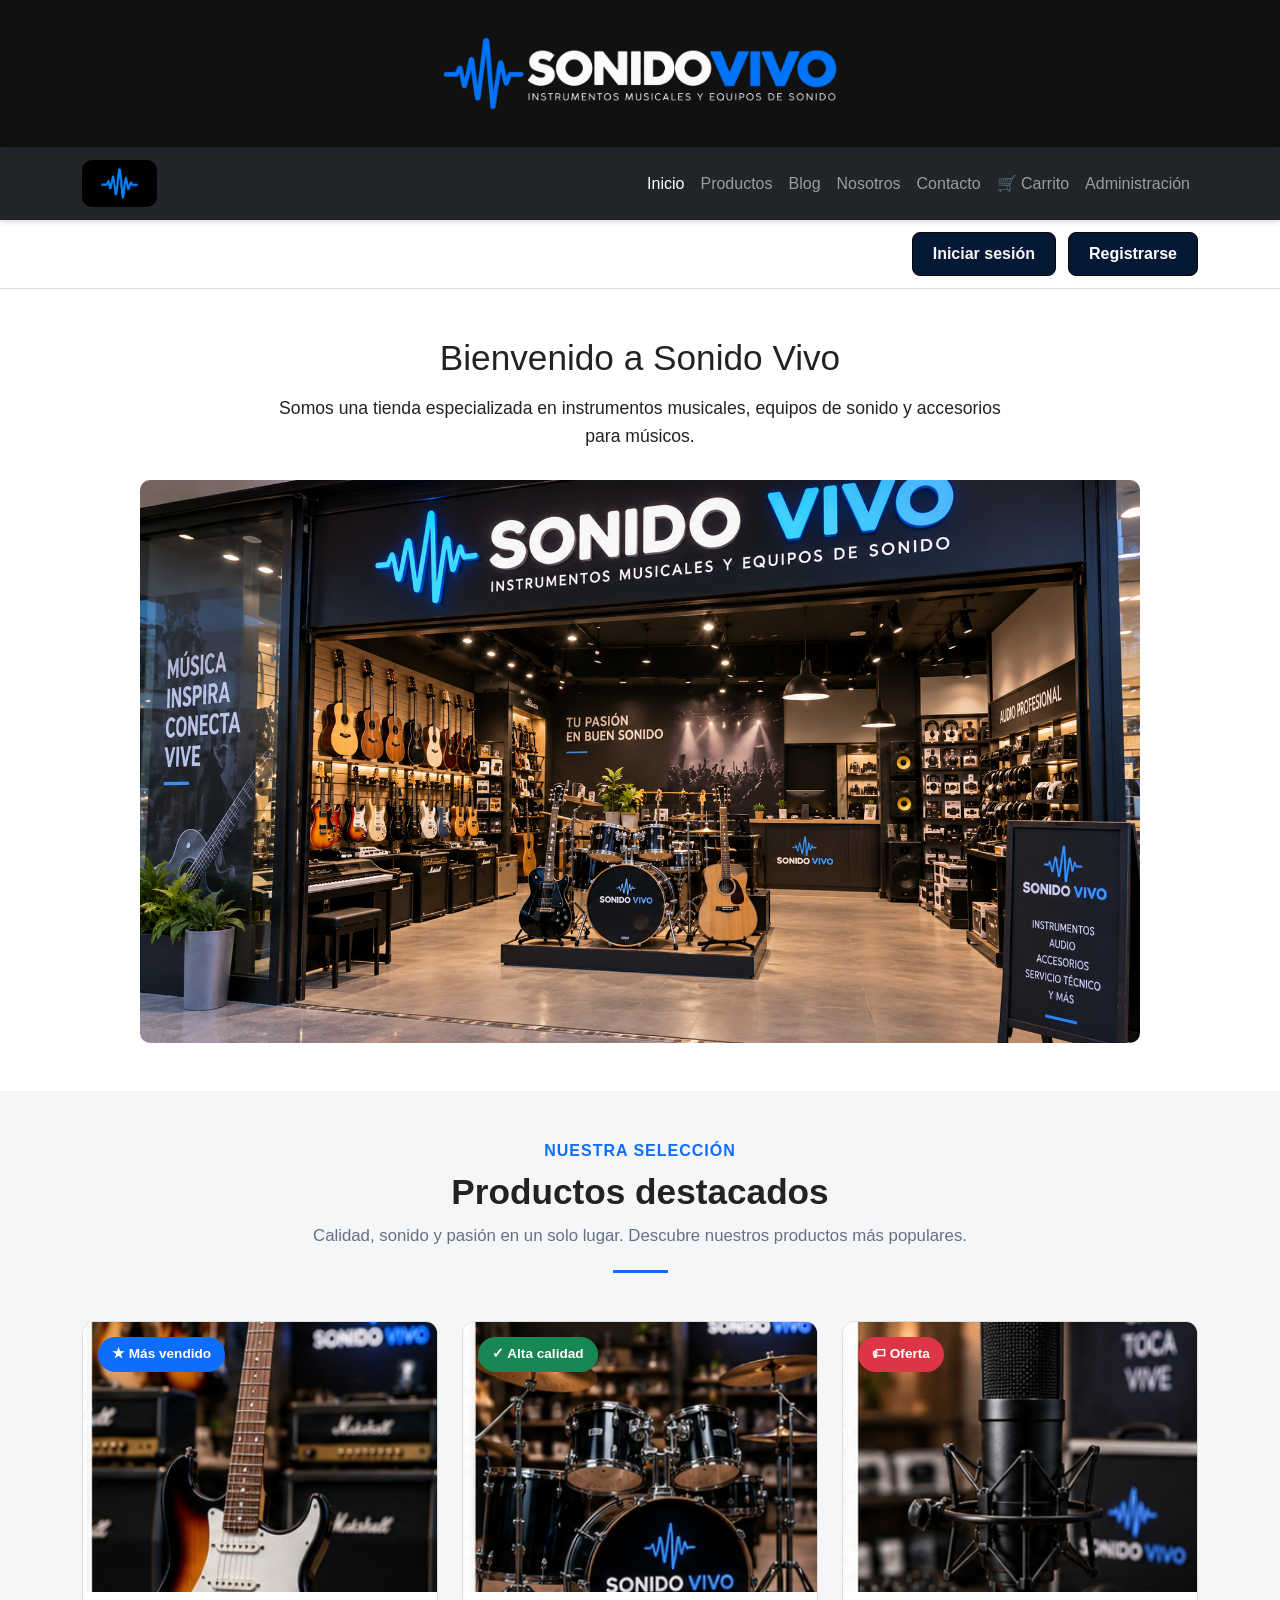
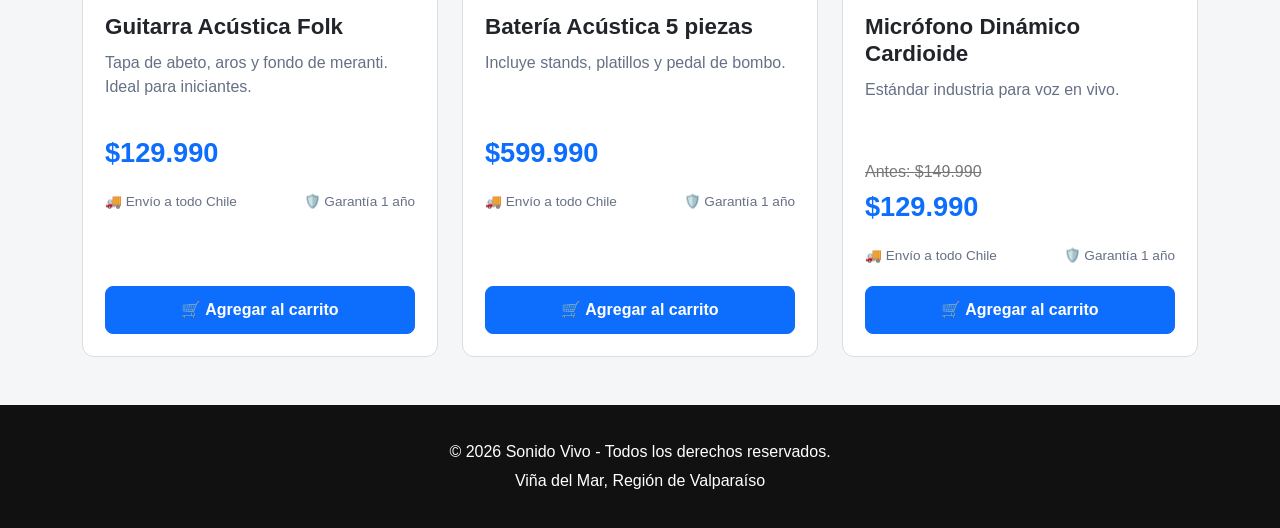
<file: index.html>
<!DOCTYPE html>
<html lang="es">

<head>
    <meta charset="UTF-8">
    <meta name="viewport" content="width=device-width, initial-scale=1.0">

    <title>Sonido Vivo</title>

    <!-- Bootstrap -->
    <link
        href="https://cdn.jsdelivr.net/npm/bootstrap@5.3.8/dist/css/bootstrap.min.css"
        rel="stylesheet">

    <!-- CSS propio -->
    <link rel="stylesheet" href="css/estilos.css">
</head>

<body>
    <header>
        <img src="img/logo_sonido_vivo_recortado.png" alt="logo sonido vivo" class="logo-header">
    </header>


    <!-- NAVBAR -->
    <nav class="navbar navbar-expand-lg navbar-dark bg-dark">

        <div class="container">

            <a class="navbar-brand fw-bold" href="index.html">
                <img src="img/ondaSonido.png" alt="Logo onda de sonido" class="logo-nav">
            </a>

            <!-- Botón menú móvil -->
            <button
                class="navbar-toggler"
                type="button"
                data-bs-toggle="collapse"
                data-bs-target="#menuPrincipal"
                aria-controls="menuPrincipal"
                aria-expanded="false"
                aria-label="Abrir menú">

                <span class="navbar-toggler-icon"></span>

            </button>


            <!-- Menú -->
            <div class="collapse navbar-collapse" id="menuPrincipal">

                <ul class="navbar-nav ms-auto">

                    <li class="nav-item">
                        <a class="nav-link active" href="index.html">
                            Inicio
                        </a>
                    </li>

                    <li class="nav-item">
                        <a class="nav-link" href="productos.html">
                            Productos
                        </a>
                    </li>
                    <li class="nav-item">
                        <a class="nav-link" href="blog.html">
                            Blog
                        </a>
                    </li>

                    <li class="nav-item">
                        <a class="nav-link" href="nosotros.html">
                            Nosotros
                        </a>
                    </li>

                    <li class="nav-item">
                        <a class="nav-link" href="contacto.html">
                            Contacto
                        </a>
                    </li>

                    <li class="nav-item">
                        <a class="nav-link" href="carrito.html">
                            🛒 Carrito
                        </a>
                    </li>

                    <li class="nav-item">
                        <a class="nav-link" href="admin-productos.html">
                            Administración
                        </a>
                    </li>

                </ul>

            </div>

        </div>

    </nav>

    <!-- ACCESO DE USUARIOS -->
    <section class="acceso-usuario">
        <div class="container">
            <div class="botones-acceso">
                <a href="login.html" class="boton-login">
                    Iniciar sesión
                </a>

                <a href="registro.html" class="boton-registro">
                    Registrarse
                </a>
            </div>
        </div>
    </section>


    <!-- CONTENIDO PRINCIPAL -->
    <main>

        <!-- HERO -->
        <section class="hero">

            <div class="container py-5">

                <h2>Bienvenido a Sonido Vivo</h2>

                <p>
                    Somos una tienda especializada en instrumentos
                    musicales, equipos de sonido y accesorios para músicos.
                </p>

                <img
                    src="img/tienda.png"
                    alt="Interior de la tienda Sonido Vivo">

            </div>

        </section>


        <!-- PRODUCTOS -->
        <section class="productos-destacados">

            <div class="container py-5">

                <!-- Título -->
                <div class="text-center mb-5">

                    <p class="subtitulo-seccion">
                        NUESTRA SELECCIÓN
                    </p>

                    <h2>
                        Productos destacados
                    </h2>

                    <p class="descripcion-seccion">
                        Calidad, sonido y pasión en un solo lugar.
                        Descubre nuestros productos más populares.
                    </p>

                    <div class="linea-decorativa"></div>

                </div>


                <!-- TARJETAS -->
                <div class="row g-4" id="productosDestacados">
                    <!-- JavaScript cargará los productos destacados -->
                </div>

            </div>

        </section>
        
    </main>

    <!-- FOOTER -->
    <footer>

        <div class="container">

            <p>
                &copy; 2026 Sonido Vivo - Todos los derechos reservados.
            </p>

            <p>
                Viña del Mar, Región de Valparaíso
            </p>

        </div>

    </footer>


    <!-- Bootstrap JavaScript -->
    <script
        src="https://cdn.jsdelivr.net/npm/bootstrap@5.3.8/dist/js/bootstrap.bundle.min.js">
    </script>

    <!-- JavaScript propio -->
    <script src="js/productos.js"></script>
    <script src="js/app.js"></script>
    

</body>

</html>
</file>
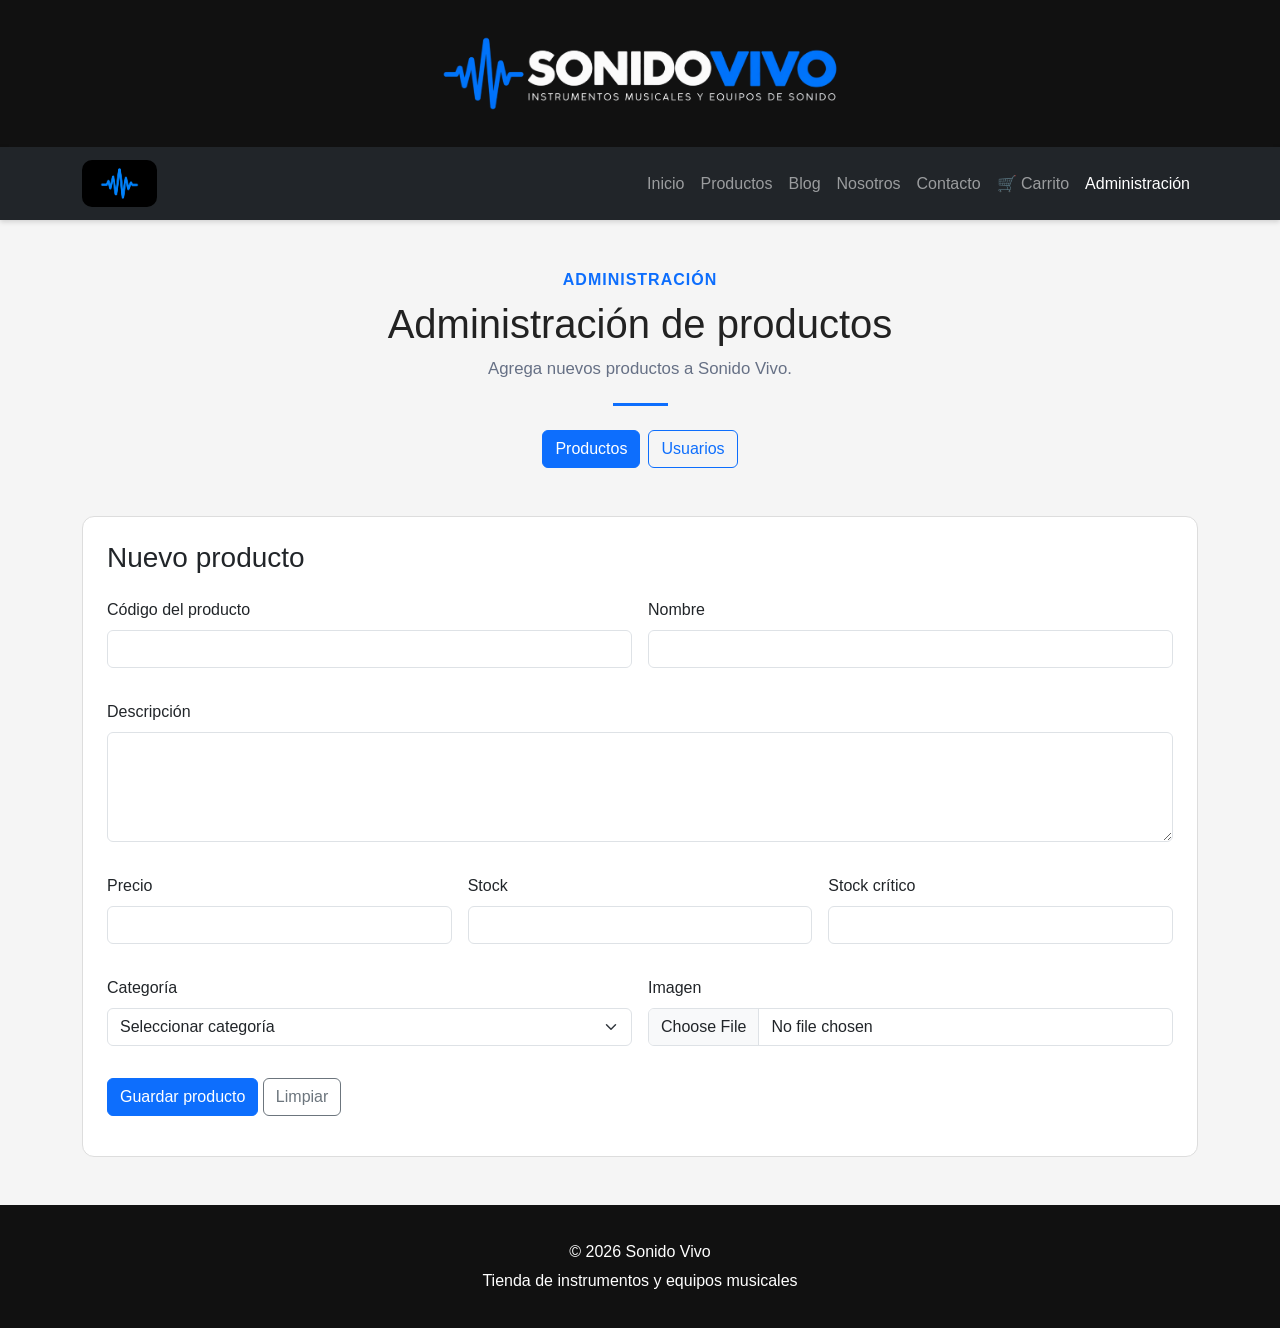
<file: admin-productos.html>
<!DOCTYPE html>
<html lang="es">

<head>
    <meta charset="UTF-8">
    <meta name="viewport" content="width=device-width, initial-scale=1.0">

    <title>Administración de Productos - Sonido Vivo</title>

    <!-- Bootstrap -->
    <link href="https://cdn.jsdelivr.net/npm/bootstrap@5.3.8/dist/css/bootstrap.min.css" rel="stylesheet">

    <!-- CSS propio -->
    <link rel="stylesheet" href="css/estilos.css">
</head>

<body>

    <!-- Encabezado -->
    <header>
        <a href="index.html">
            <img src="img/logo_sonido_vivo_recortado.png"
                 alt="Logo Sonido Vivo"
                 class="logo-header">
        </a>
    </header>

    <!-- Navegación principal -->
    <nav class="navbar navbar-expand-lg navbar-dark bg-dark">
        <div class="container">

            <a class="navbar-brand fw-bold" href="index.html">
                <img src="img/ondaSonido.png"
                     alt="Logo onda de sonido"
                     class="logo-nav">
            </a>

            <button class="navbar-toggler"
                    type="button"
                    data-bs-toggle="collapse"
                    data-bs-target="#menuPrincipal"
                    aria-controls="menuPrincipal"
                    aria-expanded="false"
                    aria-label="Abrir menú">

                <span class="navbar-toggler-icon"></span>

            </button>

            <div class="collapse navbar-collapse" id="menuPrincipal">

                <ul class="navbar-nav ms-auto">

                    <li class="nav-item">
                        <a class="nav-link" href="index.html">
                            Inicio
                        </a>
                    </li>

                    <li class="nav-item">
                        <a class="nav-link" href="productos.html">
                            Productos
                        </a>
                    </li>

                    <li class="nav-item">
                        <a class="nav-link" href="blog.html">
                            Blog
                        </a>
                    </li>

                    <li class="nav-item">
                        <a class="nav-link" href="nosotros.html">
                            Nosotros
                        </a>
                    </li>

                    <li class="nav-item">
                        <a class="nav-link" href="contacto.html">
                            Contacto
                        </a>
                    </li>

                    <li class="nav-item">
                        <a class="nav-link" href="carrito.html">
                            🛒 Carrito
                        </a>
                    </li>

                    <li class="nav-item">
                        <a class="nav-link active" href="admin-productos.html">
                            Administración
                        </a>
                    </li>

                </ul>

            </div>
        </div>
    </nav>

    <!-- Contenido principal -->
    <main>

        <section class="container py-5">

            <!-- Título -->
            <div class="text-center mb-5">

                <p class="subtitulo-seccion">
                    ADMINISTRACIÓN
                </p>

                <h1>
                    Administración de productos
                </h1>

                <p class="descripcion-seccion">
                    Agrega nuevos productos a Sonido Vivo.
                </p>

                <div class="linea-decorativa"></div>

                <!-- Menú de administración -->
                <div class="d-flex justify-content-center gap-2 mt-4 flex-wrap">

                    <a href="admin-productos.html"
                       class="btn btn-primary">
                        Productos
                    </a>

                    <a href="admin-usuarios.html"
                       class="btn btn-outline-primary">
                        Usuarios
                    </a>

                </div>

            </div>

            <!-- Formulario de productos -->
            <section class="card producto-card">

                <div class="card-body p-4">

                    <h2 class="h3 mb-4">
                        Nuevo producto
                    </h2>

                    <form id="formProducto" novalidate>

                        <div class="row g-3">

                            <!-- Código -->
                            <div class="col-12 col-md-6">

                                <label for="codigoProducto"
                                       class="form-label">
                                    Código del producto
                                </label>

                                <input type="text"
                                       id="codigoProducto"
                                       name="codigoProducto"
                                       class="form-control">
                                       <p id="error-codigo" class="text-danger"></p>

                            </div>

                            <!-- Nombre -->
                            <div class="col-12 col-md-6">

                                <label for="nombreProducto"
                                       class="form-label">
                                    Nombre
                                </label>

                                <input type="text"
                                       id="nombreProducto"
                                       name="nombreProducto"
                                       class="form-control">
                                       <p id="error-nombre-producto" class="text-danger"></p>

                            </div>

                            <!-- Descripción -->
                            <div class="col-12">

                                <label for="descripcionProducto"
                                       class="form-label">
                                    Descripción
                                </label>

                                <textarea id="descripcionProducto"
                                          name="descripcionProducto"
                                          class="form-control"
                                          rows="4"></textarea>
                                          <p id="error-descripcion" class="text-danger"></p>

                            </div>

                            <!-- Precio -->
                            <div class="col-12 col-md-4">

                                <label for="precioProducto"
                                       class="form-label">
                                    Precio
                                </label>

                                <input type="number"
                                       id="precioProducto"
                                       name="precioProducto"
                                       class="form-control">
                                       <p id="error-precio" class="text-danger"></p>

                            </div>

                            <!-- Stock -->
                            <div class="col-12 col-md-4">

                                <label for="stockProducto"
                                       class="form-label">
                                    Stock
                                </label>

                                <input type="number"
                                       id="stockProducto"
                                       name="stockProducto"
                                       class="form-control">
                                       <p id="error-stock" class="text-danger"></p>

                            </div>

                            <!-- Stock crítico -->
                            <div class="col-12 col-md-4">

                                <label for="stockCritico"
                                       class="form-label">
                                    Stock crítico
                                </label>

                                <input type="number"
                                       id="stockCritico"
                                       name="stockCritico"
                                       class="form-control">
                                       <p id="error-stock-critico" class="text-danger"></p>

                            </div>

                            <!-- Categoría -->
                            <div class="col-12 col-md-6">

                                <label for="categoriaProducto"
                                       class="form-label">
                                    Categoría
                                </label>

                                <select id="categoriaProducto"
                                        name="categoriaProducto"
                                        class="form-select">

                                    <option value="">
                                        Seleccionar categoría
                                    </option>

                                    <option value="Guitarras">
                                        Guitarras
                                    </option>

                                    <option value="Bajos">
                                        Bajos
                                    </option>

                                    <option value="Baterías">
                                        Baterías
                                    </option>

                                    <option value="Micrófonos">
                                        Micrófonos
                                    </option>

                                    <option value="Teclados">
                                        Teclados
                                    </option>

                                    <option value="Amplificadores">
                                        Amplificadores
                                    </option>

                                    <option value="Accesorios">
                                        Accesorios
                                    </option>

                                    <option value="Audio">
                                        Audio
                                    </option>

                                    <option value="Percusión">
                                        Percusión
                                    </option>

                                </select>
                                <p id="error-categoria" class="text-danger"></p>

                            </div>

                            <!-- Imagen -->
                            <div class="col-12 col-md-6">

                                <label for="imagenProducto"
                                       class="form-label">
                                    Imagen
                                </label>

                                <input type="file"
                                       id="imagenProducto"
                                       name="imagenProducto"
                                       class="form-control"
                                       accept="image/*">
                                       <p id="error-imagen" class="text-danger"></p>

                            </div>

                            <!-- Botones -->
                            <div class="col-12">

                                <button type="submit"
                                        class="btn btn-primary">
                                    Guardar producto
                                </button>

                                <button type="reset"
                                        class="btn btn-outline-secondary">
                                    Limpiar
                                </button>

                                <p id="producto-guardado" class="text-success"></p>

                            </div>

                        </div>

                    </form>

                </div>

            </section>

        </section>

    </main>

    <!-- Pie de página -->
    <footer>

        <p>© 2026 Sonido Vivo</p>

        <p>
            Tienda de instrumentos y equipos musicales
        </p>

    </footer>

    <!-- Bootstrap JS -->
    <script src="https://cdn.jsdelivr.net/npm/bootstrap@5.3.8/dist/js/bootstrap.bundle.min.js"></script>

    <!-- JavaScript propio -->
    <script src="js/productos.js"></script>
    <script src="js/app.js"></script>
    <script src="js/validacion-admin-productos.js"></script>

</body>

</html>
</file>
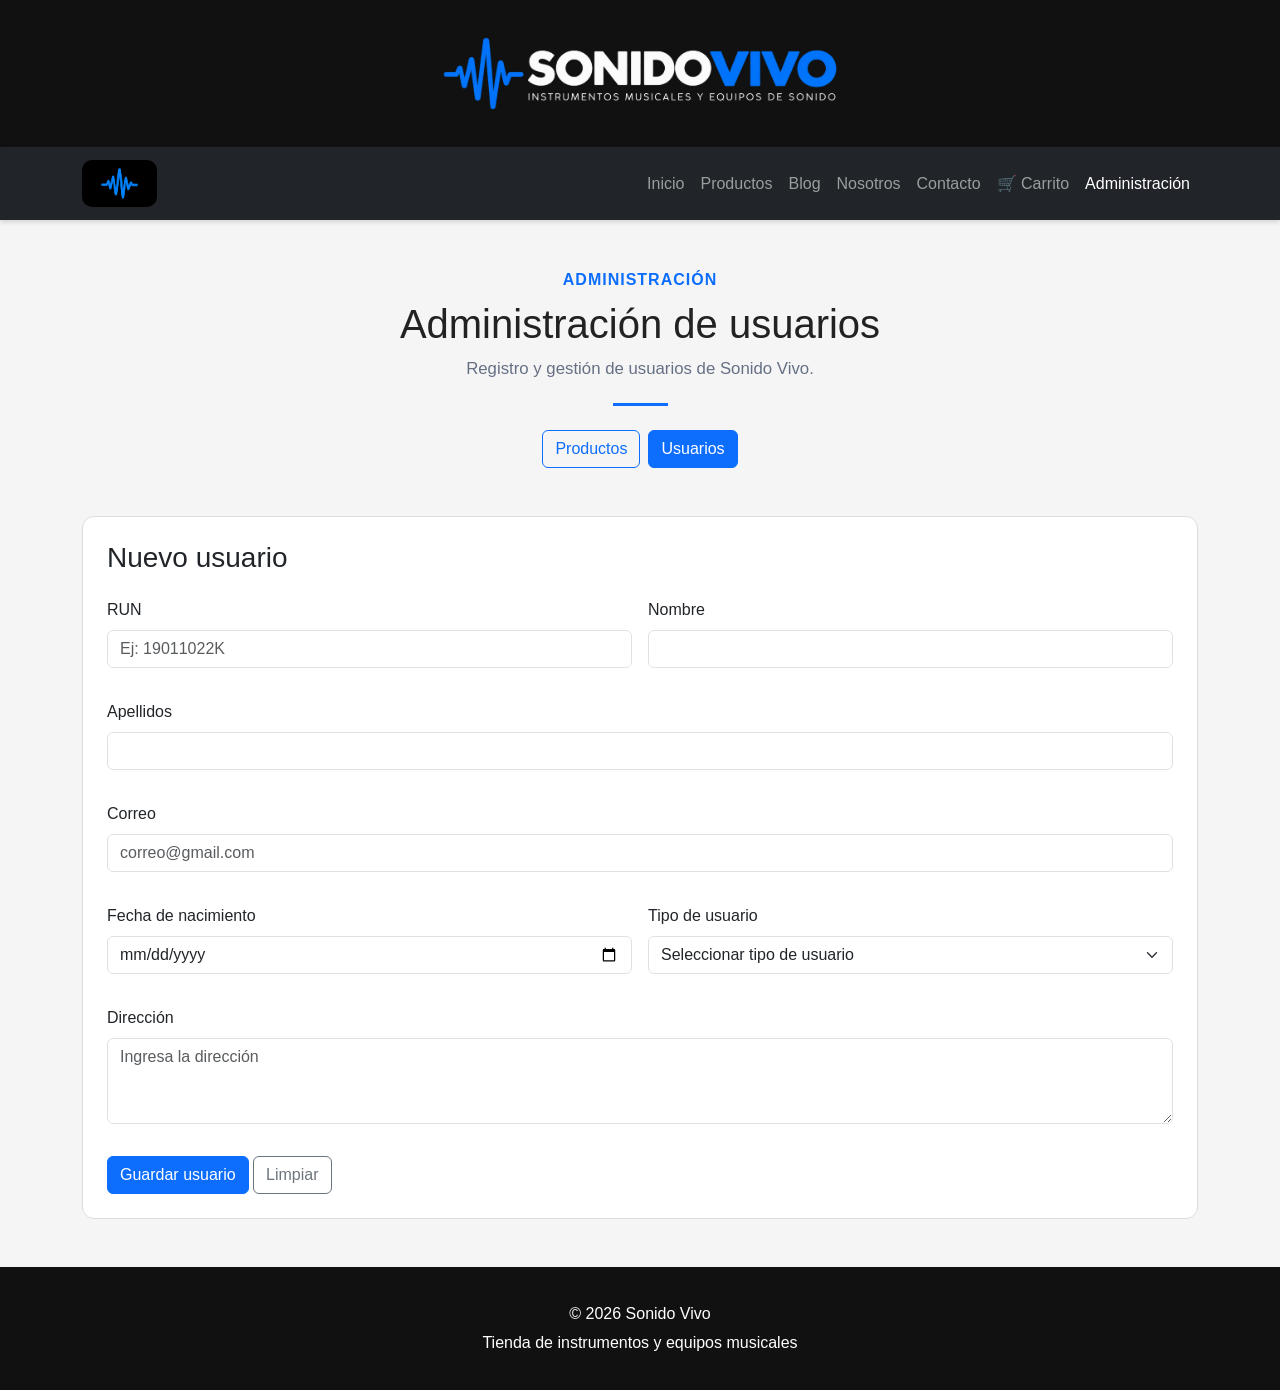
<file: admin-usuarios.html>
<!DOCTYPE html>
<html lang="es">

<head>
    <meta charset="UTF-8">
    <meta name="viewport" content="width=device-width, initial-scale=1.0">

    <title>Administración de Usuarios - Sonido Vivo</title>

    <!-- Bootstrap -->
    <link href="https://cdn.jsdelivr.net/npm/bootstrap@5.3.8/dist/css/bootstrap.min.css" rel="stylesheet">

    <!-- CSS propio -->
    <link rel="stylesheet" href="css/estilos.css">
</head>

<body>

    <!-- Encabezado -->
    <header>
        <a href="index.html">
            <img src="img/logo_sonido_vivo_recortado.png"
                 alt="Logo Sonido Vivo"
                 class="logo-header">
        </a>
    </header>

    <!-- Navegación principal -->
    <nav class="navbar navbar-expand-lg navbar-dark bg-dark">
        <div class="container">

            <a class="navbar-brand fw-bold" href="index.html">
                <img src="img/ondaSonido.png"
                     alt="Logo onda de sonido"
                     class="logo-nav">
            </a>

            <button class="navbar-toggler"
                    type="button"
                    data-bs-toggle="collapse"
                    data-bs-target="#menuPrincipal"
                    aria-controls="menuPrincipal"
                    aria-expanded="false"
                    aria-label="Abrir menú">

                <span class="navbar-toggler-icon"></span>

            </button>

            <div class="collapse navbar-collapse" id="menuPrincipal">

                <ul class="navbar-nav ms-auto">

                    <li class="nav-item">
                        <a class="nav-link" href="index.html">
                            Inicio
                        </a>
                    </li>

                    <li class="nav-item">
                        <a class="nav-link" href="productos.html">
                            Productos
                        </a>
                    </li>

                    <li class="nav-item">
                        <a class="nav-link" href="blog.html">
                            Blog
                        </a>
                    </li>

                    <li class="nav-item">
                        <a class="nav-link" href="nosotros.html">
                            Nosotros
                        </a>
                    </li>

                    <li class="nav-item">
                        <a class="nav-link" href="contacto.html">
                            Contacto
                        </a>
                    </li>

                    <li class="nav-item">
                        <a class="nav-link" href="carrito.html">
                            🛒 Carrito
                        </a>
                    </li>

                    <li class="nav-item">
                        <a class="nav-link active" href="admin-productos.html">
                            Administración
                        </a>
                    </li>

                </ul>

            </div>
        </div>
    </nav>

    <!-- Contenido principal -->
    <main>

        <section class="container py-5">

            <!-- Título -->
            <div class="text-center mb-5">

                <p class="subtitulo-seccion">
                    ADMINISTRACIÓN
                </p>

                <h1>
                    Administración de usuarios
                </h1>

                <p class="descripcion-seccion">
                    Registro y gestión de usuarios de Sonido Vivo.
                </p>

                <div class="linea-decorativa"></div>

                <!-- Menú de administración -->
                <div class="d-flex justify-content-center gap-2 mt-4 flex-wrap">

                    <a href="admin-productos.html"
                       class="btn btn-outline-primary">
                        Productos
                    </a>

                    <a href="admin-usuarios.html"
                       class="btn btn-primary">
                        Usuarios
                    </a>

                </div>

            </div>

            <!-- Formulario de usuarios -->
            <section class="card producto-card">

                <div class="card-body p-4">

                    <h2 class="h3 mb-4">
                        Nuevo usuario
                    </h2>

                    <form id="formUsuario" novalidate>

                        <div class="row g-3">

                            <!-- RUN -->
                            <div class="col-12 col-md-6">

                                <label for="runUsuario"
                                       class="form-label">
                                    RUN
                                </label>

                                <input type="text"
                                       id="runUsuario"
                                       name="runUsuario"
                                       class="form-control"
                                       placeholder="Ej: 19011022K">
                                       <p id="error-run" class="text-danger"></p>

                            </div>

                            <!-- Nombre -->
                            <div class="col-12 col-md-6">

                                <label for="nombreUsuario"
                                       class="form-label">
                                    Nombre
                                </label>

                                <input type="text"
                                       id="nombreUsuario"
                                       name="nombreUsuario"
                                       class="form-control">
                                       <p id="error-nombres" class="text-danger"></p>

                            </div>

                            <!-- Apellidos -->
                            <div class="col-12">

                                <label for="apellidosUsuario"
                                       class="form-label">
                                    Apellidos
                                </label>

                                <input type="text"
                                       id="apellidosUsuario"
                                       name="apellidosUsuario"
                                       class="form-control">
                                       <p id="error-apellidos" class="text-danger"></p>

                            </div>

                            <!-- Correo -->
                            <div class="col-12">

                                <label for="correoUsuario"
                                       class="form-label">
                                    Correo
                                </label>

                                <input type="email"
                                       id="correoUsuario"
                                       name="correoUsuario"
                                       class="form-control"
                                       placeholder="correo@gmail.com">
                                       <p id="error-correo" class="text-danger"></p>

                            </div>

                            <!-- Fecha de nacimiento -->
                            <div class="col-12 col-md-6">

                                <label for="fechaNacimiento"
                                       class="form-label">
                                    Fecha de nacimiento
                                </label>

                                <input type="date"
                                       id="fechaNacimiento"
                                       name="fechaNacimiento"
                                       class="form-control">
                                       <p id="error-nacimiento" class="text-danger"></p>

                            </div>

                            <!-- Tipo de usuario -->
                            <div class="col-12 col-md-6">

                                <label for="tipoUsuario"
                                       class="form-label">
                                    Tipo de usuario
                                </label>

                                <select id="tipoUsuario"
                                        name="tipoUsuario"
                                        class="form-select">

                                    <option value="">
                                        Seleccionar tipo de usuario
                                    </option>

                                    <option value="Administrador">
                                        Administrador
                                    </option>

                                    <option value="Cliente">
                                        Cliente
                                    </option>

                                    <option value="Vendedor">
                                        Vendedor
                                    </option>

                                </select>
                                <p id="error-tipo-usuario" class="text-danger"></p>

                            </div>

                            <!-- Dirección -->
                            <div class="col-12">

                                <label for="direccionUsuario"
                                       class="form-label">
                                    Dirección
                                </label>

                                <textarea id="direccionUsuario"
                                          name="direccionUsuario"
                                          class="form-control"
                                          rows="3"
                                          placeholder="Ingresa la dirección"></textarea>
                                          <p id="error-direccion" class="text-danger"></p>

                            </div>

                            <!-- Botones -->
                              <div class="col-12">

                                <button type="submit"
                                        class="btn btn-primary">
                                    Guardar usuario
                                </button>

                                <button type="reset"
                                        class="btn btn-outline-secondary">
                                    Limpiar
                                </button>

                            </div>

                        </div>

                    </form>

                </div>

            </section>

        </section>

    </main>

    <!-- Pie de página -->
    <footer>

        <p>© 2026 Sonido Vivo</p>

        <p>
            Tienda de instrumentos y equipos musicales
        </p>

    </footer>

    <!-- Bootstrap JS -->
    <script src="https://cdn.jsdelivr.net/npm/bootstrap@5.3.8/dist/js/bootstrap.bundle.min.js"></script>

    <!-- JavaScript propio -->
    <script src="js/app.js"></script>
    <script src="js/validacion-admin-usuarios.js"></script>

</body>

</html>
</file>
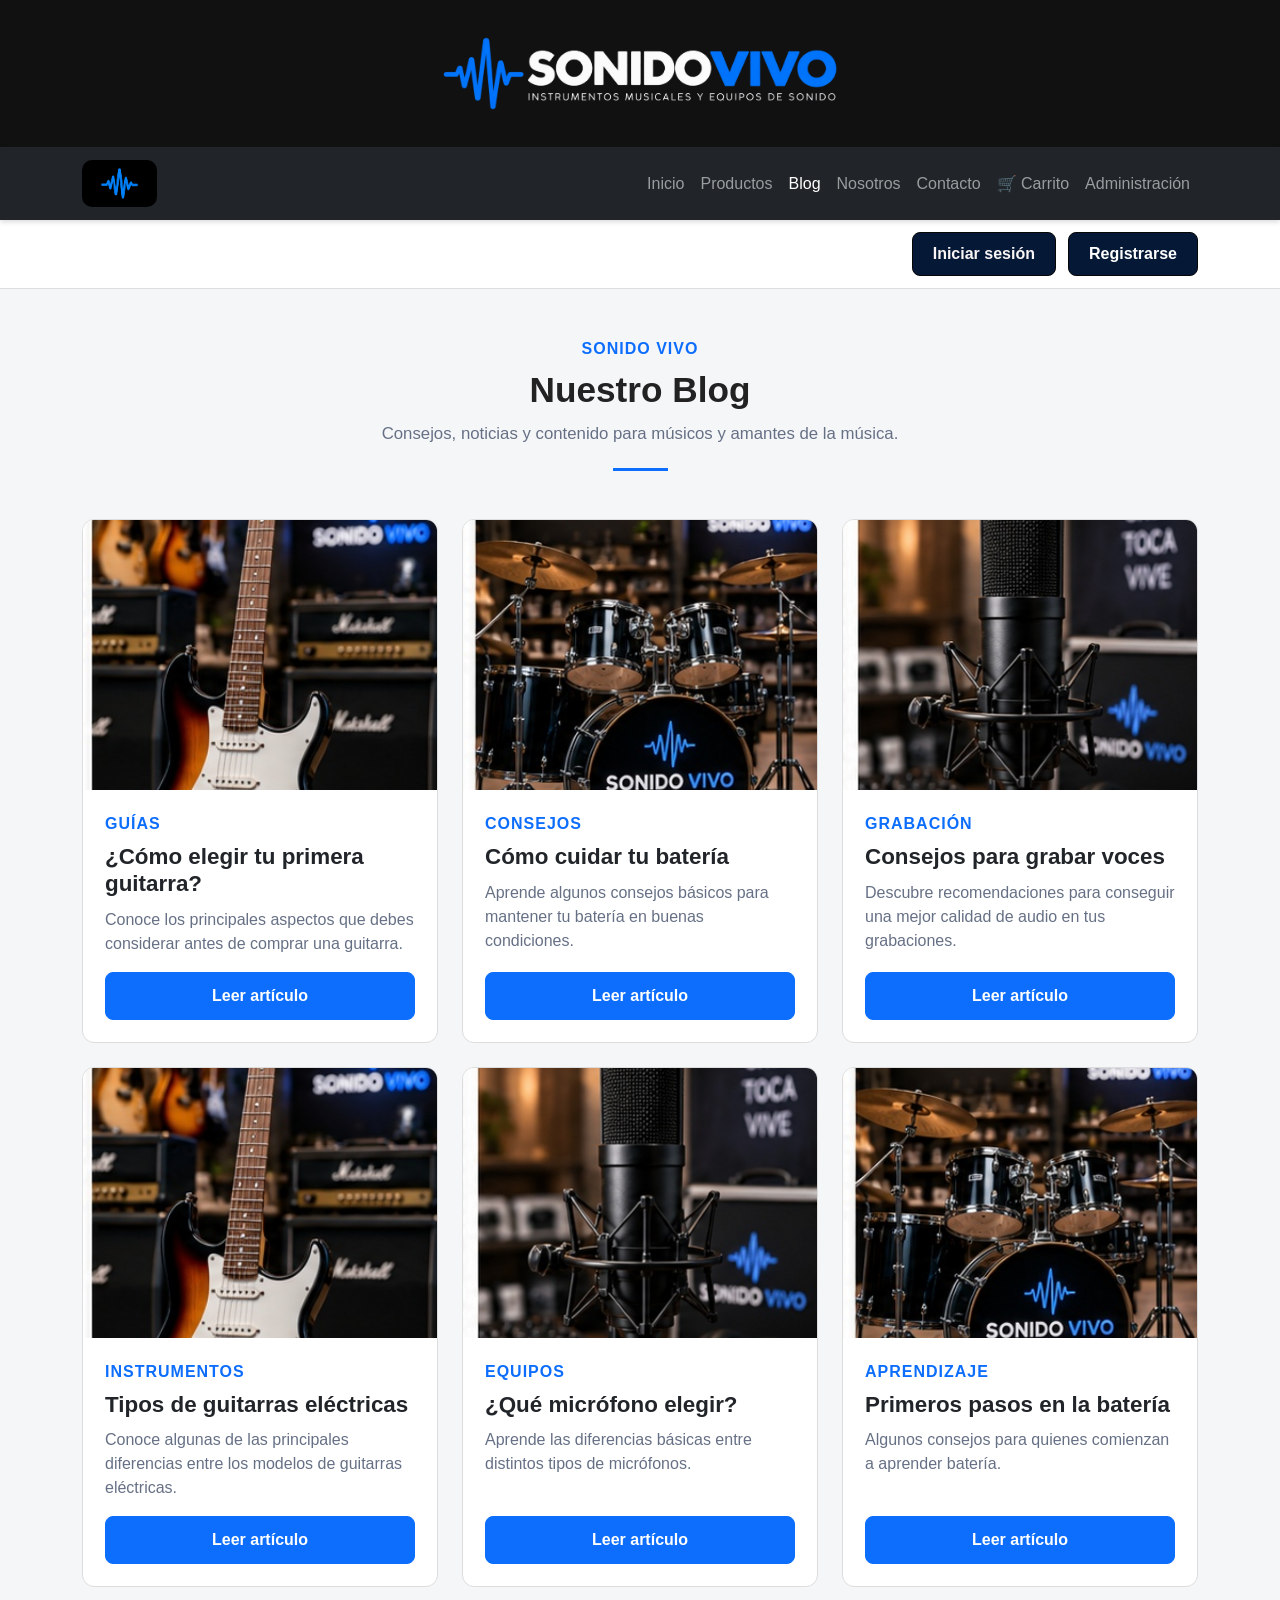
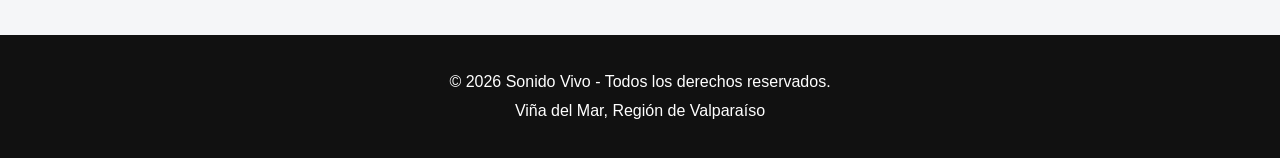
<file: blog.html>
<!DOCTYPE html>
<html lang="es">

<head>
    <meta charset="UTF-8">
    <meta name="viewport" content="width=device-width, initial-scale=1.0">

    <title>Blog - Sonido Vivo</title>

    <!-- Bootstrap -->
    <link
        href="https://cdn.jsdelivr.net/npm/bootstrap@5.3.8/dist/css/bootstrap.min.css"
        rel="stylesheet">

    <!-- CSS propio -->
    <link rel="stylesheet" href="css/estilos.css">
</head>

<body>
    <header>
        <img src="img/logo_sonido_vivo_recortado.png" alt="logo sonido vivo" class="logo-header">
    </header>


    <!-- NAVBAR -->
    <nav class="navbar navbar-expand-lg navbar-dark bg-dark">

        <div class="container">

            <!-- LOGO -->
            <a class="navbar-brand fw-bold" href="index.html">
                <img src="img/ondaSonido.png" alt="Logo onda de sonido" class="logo-nav">
            </a>


            <!-- BOTÓN MENÚ MÓVIL -->
            <button
                class="navbar-toggler"
                type="button"
                data-bs-toggle="collapse"
                data-bs-target="#menuPrincipal"
                aria-controls="menuPrincipal"
                aria-expanded="false"
                aria-label="Abrir menú">

                <span class="navbar-toggler-icon"></span>

            </button>


            <!-- MENÚ -->
            <div class="collapse navbar-collapse" id="menuPrincipal">

                <ul class="navbar-nav ms-auto">

                    <li class="nav-item">
                        <a class="nav-link" href="index.html">
                            Inicio
                        </a>
                    </li>

                    <li class="nav-item">
                        <a class="nav-link" href="productos.html">
                            Productos
                        </a>
                    </li>

                    <li class="nav-item">
                        <a class="nav-link active" href="blog.html">
                            Blog
                        </a>
                    </li>

                    <li class="nav-item">
                        <a class="nav-link" href="nosotros.html">
                            Nosotros
                        </a>
                    </li>

                    <li class="nav-item">
                        <a class="nav-link" href="contacto.html">
                            Contacto
                        </a>
                    </li>

                    <li class="nav-item">
                        <a class="nav-link" href="carrito.html">
                            🛒 Carrito
                        </a>
                    </li>

                    <li class="nav-item">
                        <a class="nav-link" href="admin-productos.html">
                            Administración
                        </a>
                    </li>

                </ul>

            </div>

        </div>

    </nav>


    <!-- ACCESO DE USUARIOS -->
    <section class="acceso-usuario">

        <div class="container">

            <div class="botones-acceso">

                <a href="login.html" class="boton-login">
                    Iniciar sesión
                </a>

                <a href="registro.html" class="boton-registro">
                    Registrarse
                </a>

            </div>

        </div>

    </section>


    <!-- CONTENIDO PRINCIPAL -->
    <main>

        <!-- BLOG -->
        <section class="productos-destacados">

            <div class="container py-5">

                <!-- TÍTULO -->
                <div class="text-center mb-5">

                    <p class="subtitulo-seccion">
                        SONIDO VIVO
                    </p>

                    <h2>
                        Nuestro Blog
                    </h2>

                    <p class="descripcion-seccion">
                        Consejos, noticias y contenido para músicos
                        y amantes de la música.
                    </p>

                    <div class="linea-decorativa"></div>

                </div>


                <!-- ARTÍCULOS -->
                <div class="row g-4">


                    <!-- BLOG 1 -->
                    <div class="col-12 col-md-6 col-lg-4">

                        <article class="card producto-card h-100">

                            <a href="detalle-blog.html">
                                <div class="producto-imagen">

                                    <img
                                        src="img/guitarra.jpg"
                                        class="card-img-top"
                                        alt="Guía para elegir una guitarra">

                                </div>
                            </a>

                            <div class="card-body">

                                <p class="subtitulo-seccion">
                                    GUÍAS
                                </p>

                                <h3 class="card-title">
                                    ¿Cómo elegir tu primera guitarra?
                                </h3>

                                <p class="card-text">
                                    Conoce los principales aspectos que
                                    debes considerar antes de comprar
                                    una guitarra.
                                </p>

                                <a
                                    href="detalle-blog.html"
                                    class="btn btn-primary boton-carrito">

                                    Leer artículo

                                </a>

                            </div>

                        </article>

                    </div>


                    <!-- BLOG 2 -->
                    <div class="col-12 col-md-6 col-lg-4">

                        <article class="card producto-card h-100">

                            <a href="detalle-blog.html">
                                <div class="producto-imagen">

                                    <img
                                        src="img/bateria.jpg"
                                        class="card-img-top"
                                        alt="Consejos para cuidar una batería">

                                </div>
                            </a>

                            <div class="card-body">

                                <p class="subtitulo-seccion">
                                    CONSEJOS
                                </p>

                                <h3 class="card-title">
                                    Cómo cuidar tu batería
                                </h3>

                                <p class="card-text">
                                    Aprende algunos consejos básicos
                                    para mantener tu batería en buenas
                                    condiciones.
                                </p>

                                <a
                                    href="detalle-blog.html"
                                    class="btn btn-primary boton-carrito">

                                    Leer artículo

                                </a>

                            </div>

                        </article>

                    </div>


                    <!-- BLOG 3 -->
                    <div class="col-12 col-md-6 col-lg-4">

                        <article class="card producto-card h-100">

                            <a href="detalle-blog.html">
                                <div class="producto-imagen">

                                    <img
                                        src="img/microfono.jpg"
                                        class="card-img-top"
                                        alt="Consejos para grabar voces">

                                </div>
                            </a>

                            <div class="card-body">

                                <p class="subtitulo-seccion">
                                    GRABACIÓN
                                </p>

                                <h3 class="card-title">
                                    Consejos para grabar voces
                                </h3>

                                <p class="card-text">
                                    Descubre recomendaciones para
                                    conseguir una mejor calidad de audio
                                    en tus grabaciones.
                                </p>

                                <a
                                    href="detalle-blog.html"
                                    class="btn btn-primary boton-carrito">

                                    Leer artículo

                                </a>

                            </div>

                        </article>

                    </div>


                    <!-- BLOG 4 -->
                    <div class="col-12 col-md-6 col-lg-4">

                        <article class="card producto-card h-100">

                            <a href="detalle-blog.html">
                                <div class="producto-imagen">

                                    <img
                                        src="img/guitarra.jpg"
                                        class="card-img-top"
                                        alt="Tipos de guitarras eléctricas">

                                </div>
                            </a>

                            <div class="card-body">

                                <p class="subtitulo-seccion">
                                    INSTRUMENTOS
                                </p>

                                <h3 class="card-title">
                                    Tipos de guitarras eléctricas
                                </h3>

                                <p class="card-text">
                                    Conoce algunas de las principales
                                    diferencias entre los modelos de
                                    guitarras eléctricas.
                                </p>

                                <a
                                    href="detalle-blog.html"
                                    class="btn btn-primary boton-carrito">

                                    Leer artículo

                                </a>

                            </div>

                        </article>

                    </div>


                    <!-- BLOG 5 -->
                    <div class="col-12 col-md-6 col-lg-4">

                        <article class="card producto-card h-100">

                            <a href="detalle-blog.html">
                                <div class="producto-imagen">

                                    <img
                                        src="img/microfono.jpg"
                                        class="card-img-top"
                                        alt="Micrófonos para presentaciones">

                                </div>
                            </a>

                            <div class="card-body">

                                <p class="subtitulo-seccion">
                                    EQUIPOS
                                </p>

                                <h3 class="card-title">
                                    ¿Qué micrófono elegir?
                                </h3>

                                <p class="card-text">
                                    Aprende las diferencias básicas entre
                                    distintos tipos de micrófonos.
                                </p>

                                <a
                                    href="detalle-blog.html"
                                    class="btn btn-primary boton-carrito">

                                    Leer artículo

                                </a>

                            </div>

                        </article>

                    </div>


                    <!-- BLOG 6 -->
                    <div class="col-12 col-md-6 col-lg-4">

                        <article class="card producto-card h-100">

                            <a href="detalle-blog.html">
                                <div class="producto-imagen">

                                    <img
                                        src="img/bateria.jpg"
                                        class="card-img-top"
                                        alt="Cómo comenzar a tocar batería">

                                </div>
                            </a>

                            <div class="card-body">

                                <p class="subtitulo-seccion">
                                    APRENDIZAJE
                                </p>

                                <h3 class="card-title">
                                    Primeros pasos en la batería
                                </h3>

                                <p class="card-text">
                                    Algunos consejos para quienes
                                    comienzan a aprender batería.
                                </p>

                                <a
                                    href="detalle-blog.html"
                                    class="btn btn-primary boton-carrito">

                                    Leer artículo

                                </a>

                            </div>

                        </article>

                    </div>

                </div>

            </div>

        </section>

    </main>


    <!-- FOOTER -->
    <footer>

        <div class="container">

            <p>
                &copy; 2026 Sonido Vivo - Todos los derechos reservados.
            </p>

            <p>
                Viña del Mar, Región de Valparaíso
            </p>

        </div>

    </footer>


    <!-- Bootstrap JavaScript -->
    <script
        src="https://cdn.jsdelivr.net/npm/bootstrap@5.3.8/dist/js/bootstrap.bundle.min.js">
    </script>

    <!-- JavaScript propio -->
    <script src="js/productos.js"></script>
    <script src="js/app.js"></script>
    

</body>

</html>
</file>
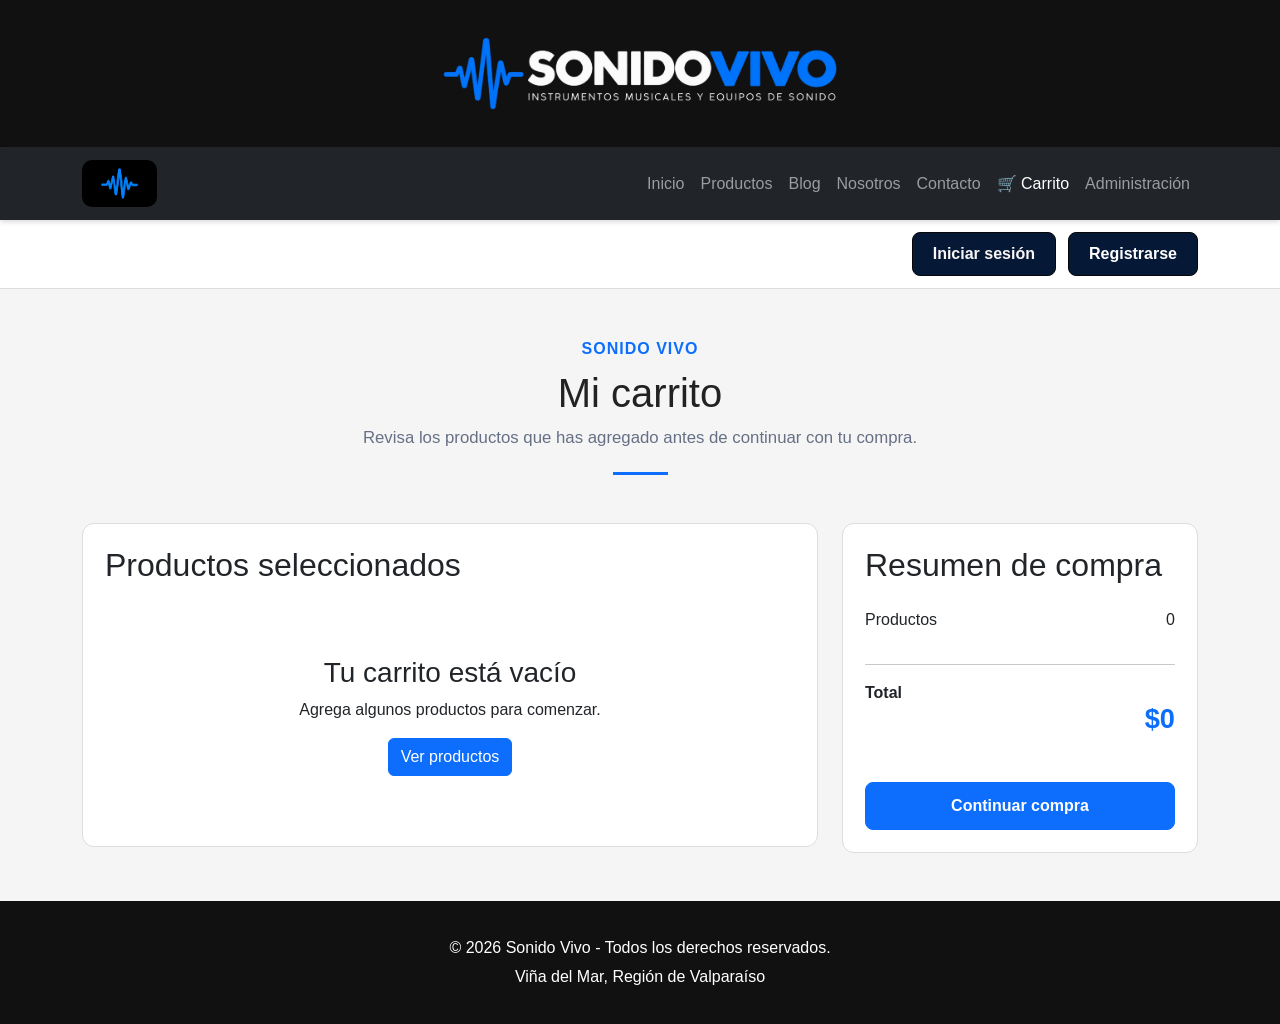
<file: carrito.html>
<!DOCTYPE html>
<html lang="es">

<head>
    <meta charset="UTF-8">
    <meta name="viewport" content="width=device-width, initial-scale=1.0">

    <title>Carrito - Sonido Vivo</title>

    <!-- Bootstrap -->
    <link
        href="https://cdn.jsdelivr.net/npm/bootstrap@5.3.8/dist/css/bootstrap.min.css"
        rel="stylesheet">

    <!-- CSS propio -->
    <link rel="stylesheet" href="css/estilos.css">
</head>

<body>

    <!-- HEADER -->
    <header>
        <a href="index.html">
            <img
                src="img/logo_sonido_vivo_recortado.png"
                alt="Logo Sonido Vivo"
                class="logo-header">
        </a>
    </header>


    <!-- NAVBAR -->
    <nav class="navbar navbar-expand-lg navbar-dark bg-dark">

        <div class="container">

            <!-- Onda de sonido -->
            <a class="navbar-brand fw-bold" href="index.html">
                <img
                    src="img/ondaSonido.png"
                    alt="Logo onda de sonido"
                    class="logo-nav">
            </a>

            <!-- Botón menú móvil -->
            <button
                class="navbar-toggler"
                type="button"
                data-bs-toggle="collapse"
                data-bs-target="#menuPrincipal"
                aria-controls="menuPrincipal"
                aria-expanded="false"
                aria-label="Abrir menú">

                <span class="navbar-toggler-icon"></span>

            </button>


            <!-- Menú -->
            <div class="collapse navbar-collapse" id="menuPrincipal">

                <ul class="navbar-nav ms-auto">

                    <li class="nav-item">
                        <a class="nav-link" href="index.html">
                            Inicio
                        </a>
                    </li>

                    <li class="nav-item">
                        <a class="nav-link" href="productos.html">
                            Productos
                        </a>
                    </li>

                    <li class="nav-item">
                        <a class="nav-link" href="blog.html">
                            Blog
                        </a>
                    </li>

                    <li class="nav-item">
                        <a class="nav-link" href="nosotros.html">
                            Nosotros
                        </a>
                    </li>

                    <li class="nav-item">
                        <a class="nav-link" href="contacto.html">
                            Contacto
                        </a>
                    </li>

                    <li class="nav-item">
                        <a class="nav-link active" href="carrito.html">
                            🛒 Carrito
                        </a>
                    </li>

                    <li class="nav-item">
                        <a class="nav-link" href="admin-productos.html">
                            Administración
                        </a>
                    </li>

                </ul>

            </div>

        </div>
    </nav>


    <!-- ACCESO DE USUARIOS -->
    <section class="acceso-usuario">

        <div class="container">

            <div class="botones-acceso">

                <a href="login.html" class="boton-login">
                    Iniciar sesión
                </a>

                <a href="registro.html" class="boton-registro">
                    Registrarse
                </a>

            </div>

        </div>

    </section>


    <!-- CONTENIDO PRINCIPAL -->
    <main>

        <section class="carrito">

            <div class="container py-5">

                <!-- TÍTULO -->
                <div class="text-center mb-5">

                    <p class="subtitulo-seccion">
                        SONIDO VIVO
                    </p>

                    <h1>
                        Mi carrito
                    </h1>

                    <p class="descripcion-seccion">
                        Revisa los productos que has agregado
                        antes de continuar con tu compra.
                    </p>

                    <div class="linea-decorativa"></div>

                </div>


                <!-- CONTENIDO DEL CARRITO -->
                <div class="row g-4">

                    <!-- PRODUCTOS -->
                    <div class="col-12 col-lg-8">

                        <div class="card producto-card">

                            <div class="card-body">

                                <h2 class="mb-4">
                                    Productos seleccionados
                                </h2>

                                <!--
                                    JavaScript agregará aquí
                                    los productos del carrito.
                                -->
                                <div id="listaCarrito">

                                    <p class="text-muted text-center">
                                        Tu carrito está vacío.
                                    </p>

                                </div>

                            </div>

                        </div>

                    </div>


                    <!-- RESUMEN -->
                    <div class="col-12 col-lg-4">

                        <div class="card producto-card">

                            <div class="card-body">

                                <h2 class="mb-4">
                                    Resumen de compra
                                </h2>

                                <div class="d-flex justify-content-between mb-3">

                                    <span>
                                        Productos
                                    </span>

                                    <span id="cantidadCarrito">
                                        0
                                    </span>

                                </div>

                                <hr>

                                <div class="d-flex justify-content-between">

                                    <strong>
                                        Total
                                    </strong>

                                    <strong
                                        id="totalCarrito"
                                        class="precio">

                                        $0

                                    </strong>

                                </div>

                                <button
                                    type="button"
                                    id="btnContinuarCompra"
                                    class="btn btn-primary boton-carrito mt-4">

                                    Continuar compra

                                </button>

                            </div>

                        </div>

                    </div>

                </div>

            </div>

        </section>

    </main>


    <!-- FOOTER -->
    <footer>

        <div class="container">

            <p>
                &copy; 2026 Sonido Vivo - Todos los derechos reservados.
            </p>

            <p>
                Viña del Mar, Región de Valparaíso
            </p>

        </div>

    </footer>


    <!-- Bootstrap JavaScript -->
    <script
        src="https://cdn.jsdelivr.net/npm/bootstrap@5.3.8/dist/js/bootstrap.bundle.min.js">
    </script>

    <!-- JavaScript propio -->
    <script src="js/productos.js"></script>
    <script src="js/app.js"></script>
    

</body>

</html>
</file>
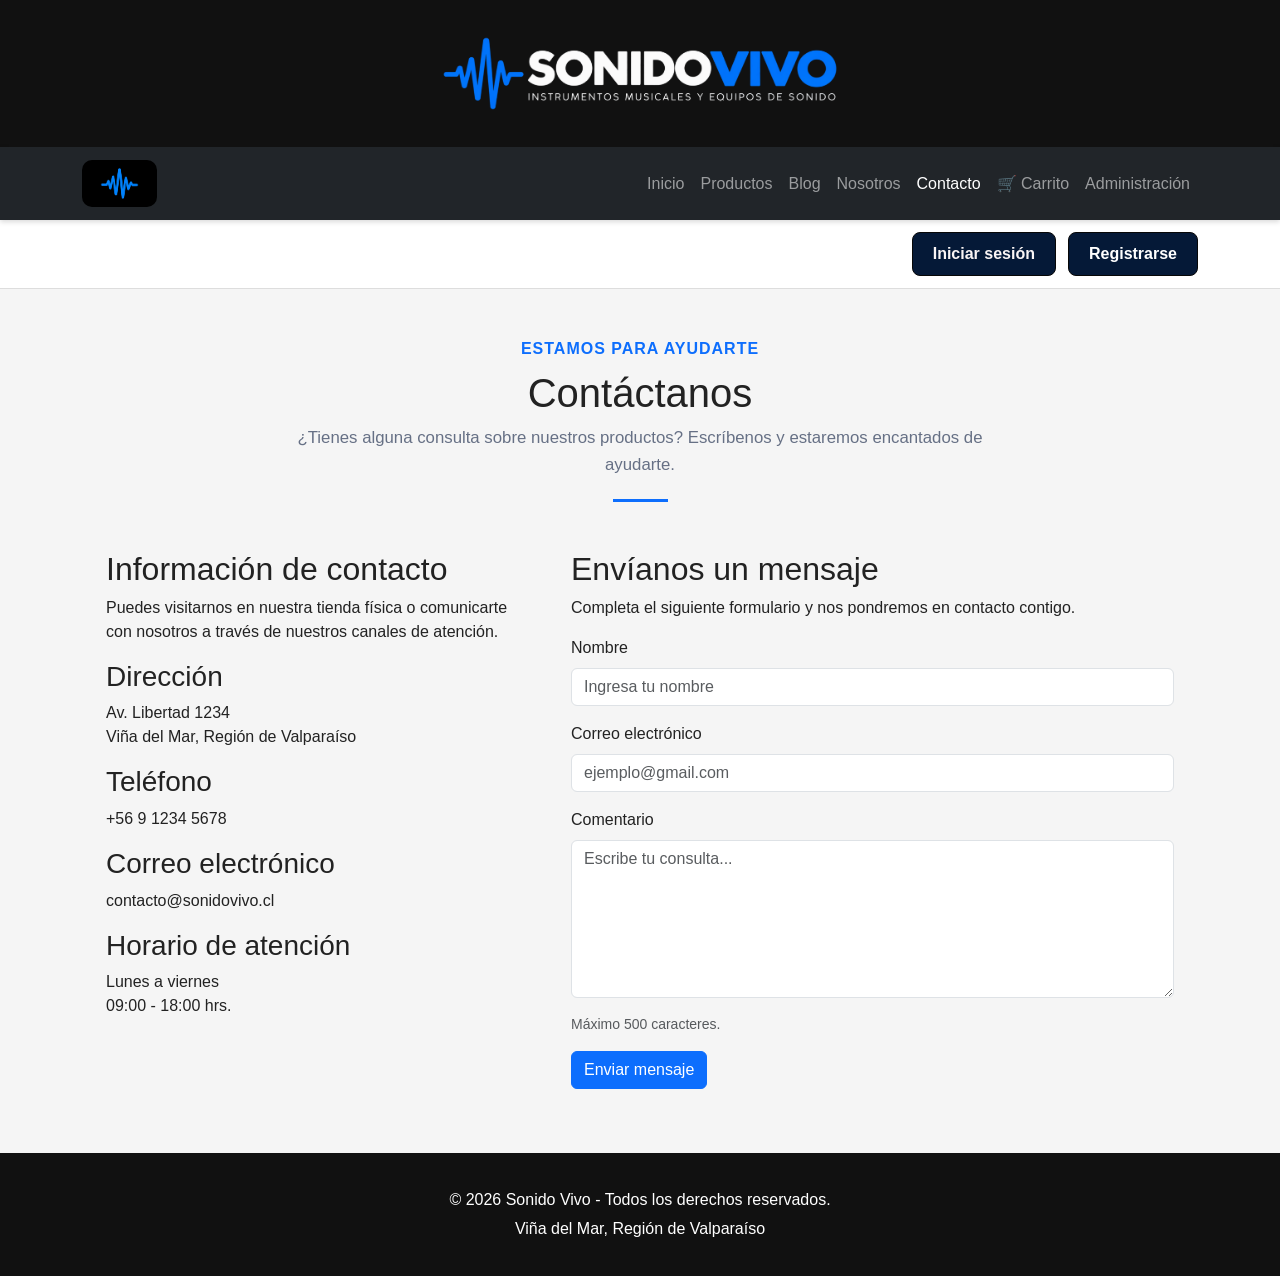
<file: contacto.html>
<!DOCTYPE html>
<html lang="es">

<head>
    <meta charset="UTF-8">
    <meta name="viewport" content="width=device-width, initial-scale=1.0">

    <title>Contacto - Sonido Vivo</title>

    <!-- Bootstrap -->
    <link
        href="https://cdn.jsdelivr.net/npm/bootstrap@5.3.8/dist/css/bootstrap.min.css"
        rel="stylesheet">

    <!-- CSS propio -->
    <link rel="stylesheet" href="css/estilos.css">
</head>

<body>

    <!-- HEADER -->
    <header>
        <a href="index.html">
            <img
                src="img/logo_sonido_vivo_recortado.png"
                alt="Logo Sonido Vivo"
                class="logo-header">
        </a>
    </header>


    <!-- NAVBAR -->
    <nav class="navbar navbar-expand-lg navbar-dark bg-dark">

        <div class="container">

            <!-- Onda de sonido -->
            <a class="navbar-brand fw-bold" href="index.html">
                <img
                    src="img/ondaSonido.png"
                    alt="Logo onda de sonido"
                    class="logo-nav">
            </a>

            <!-- Botón menú móvil -->
            <button
                class="navbar-toggler"
                type="button"
                data-bs-toggle="collapse"
                data-bs-target="#menuPrincipal"
                aria-controls="menuPrincipal"
                aria-expanded="false"
                aria-label="Abrir menú">

                <span class="navbar-toggler-icon"></span>

            </button>


            <!-- Menú -->
            <div class="collapse navbar-collapse" id="menuPrincipal">

                <ul class="navbar-nav ms-auto">

                    <li class="nav-item">
                        <a class="nav-link" href="index.html">
                            Inicio
                        </a>
                    </li>

                    <li class="nav-item">
                        <a class="nav-link" href="productos.html">
                            Productos
                        </a>
                    </li>

                    <li class="nav-item">
                        <a class="nav-link" href="blog.html">
                            Blog
                        </a>
                    </li>

                    <li class="nav-item">
                        <a class="nav-link" href="nosotros.html">
                            Nosotros
                        </a>
                    </li>

                    <li class="nav-item">
                        <a class="nav-link active" href="contacto.html">
                            Contacto
                        </a>
                    </li>

                    <li class="nav-item">
                        <a class="nav-link" href="carrito.html">
                            🛒 Carrito
                        </a>
                    </li>

                    <li class="nav-item">
                        <a class="nav-link" href="admin-productos.html">
                            Administración
                        </a>
                    </li>

                </ul>

            </div>

        </div>
    </nav>


    <!-- ACCESO DE USUARIOS -->
    <section class="acceso-usuario">

        <div class="container">

            <div class="botones-acceso">

                <a href="login.html" class="boton-login">
                    Iniciar sesión
                </a>

                <a href="registro.html" class="boton-registro">
                    Registrarse
                </a>

            </div>

        </div>

    </section>


    <!-- CONTENIDO PRINCIPAL -->
    <main>

        <section class="contacto">

            <div class="container py-5">

                <!-- ENCABEZADO -->
                <div class="text-center mb-5">

                    <p class="subtitulo-seccion">
                        ESTAMOS PARA AYUDARTE
                    </p>

                    <h1>
                        Contáctanos
                    </h1>

                    <p class="descripcion-seccion">
                        ¿Tienes alguna consulta sobre nuestros productos?
                        Escríbenos y estaremos encantados de ayudarte.
                    </p>

                    <div class="linea-decorativa"></div>

                </div>


                <!-- CONTENIDO -->
                <div class="row g-5">


                    <!-- INFORMACIÓN DE CONTACTO -->
                    <div class="col-12 col-lg-5">

                        <div class="contacto-info">

                            <h2>
                                Información de contacto
                            </h2>

                            <p>
                                Puedes visitarnos en nuestra tienda física
                                o comunicarte con nosotros a través de
                                nuestros canales de atención.
                            </p>


                            <div class="dato-contacto">

                                <h3>Dirección</h3>

                                <p>
                                    Av. Libertad 1234<br>
                                    Viña del Mar, Región de Valparaíso
                                </p>

                            </div>


                            <div class="dato-contacto">

                                <h3>Teléfono</h3>

                                <p>
                                    +56 9 1234 5678
                                </p>

                            </div>


                            <div class="dato-contacto">

                                <h3>Correo electrónico</h3>

                                <p>
                                    contacto@sonidovivo.cl
                                </p>

                            </div>


                            <div class="dato-contacto">

                                <h3>Horario de atención</h3>

                                <p>
                                    Lunes a viernes<br>
                                    09:00 - 18:00 hrs.
                                </p>

                            </div>

                        </div>

                    </div>


                    <!-- FORMULARIO -->
                    <div class="col-12 col-lg-7">

                        <div class="formulario-contacto">

                            <h2>
                                Envíanos un mensaje
                            </h2>

                            <p>
                                Completa el siguiente formulario y nos
                                pondremos en contacto contigo.
                            </p>


                            <form id="formularioContacto" novalidate>

                                <!-- NOMBRE -->
                                <div class="mb-3">

                                    <label
                                        for="nombre"
                                        class="form-label">

                                        Nombre

                                    </label>

                                    <input
                                        type="text"
                                        class="form-control"
                                        id="nombre"
                                        name="nombre"
                                        maxlength="100"
                                        placeholder="Ingresa tu nombre"
                                        >
                                        <p id="error-nombre" class="text-danger"></p>

                                </div>


                                <!-- EMAIL -->
                                <div class="mb-3">

                                    <label
                                        for="email"
                                        class="form-label">

                                        Correo electrónico

                                    </label>

                                    <input
                                        type="email"
                                        class="form-control"
                                        id="email"
                                        name="email"
                                        maxlength="100"
                                        placeholder="ejemplo@gmail.com"
                                        >
                                        <p id="error-email" class="text-danger"></p>

                                </div>


                                <!-- COMENTARIO -->
                                <div class="mb-3">

                                    <label
                                        for="comentario"
                                        class="form-label">

                                        Comentario

                                    </label>

                                    <textarea
                                        class="form-control"
                                        id="comentario"
                                        name="comentario"
                                        rows="6"
                                        maxlength="500"
                                        placeholder="Escribe tu consulta..."
                                        ></textarea>
                                        <p id="error-comentario" class="text-danger"></p>

                                    <div class="form-text">
                                        Máximo 500 caracteres.
                                    </div>

                                </div>


                                <!-- BOTÓN -->
                                <button
                                    type="submit"
                                    class="btn btn-primary boton-enviar">

                                    Enviar mensaje

                                </button>
                                <p id="mensaje-enviado" class="text-success"></p>

                            </form>

                        </div>

                    </div>

                </div>

            </div>

        </section>

    </main>


    <!-- FOOTER -->
    <footer>

        <div class="container">

            <p>
                &copy; 2026 Sonido Vivo - Todos los derechos reservados.
            </p>

            <p>
                Viña del Mar, Región de Valparaíso
            </p>

        </div>

    </footer>


    <!-- Bootstrap JavaScript -->
    <script
        src="https://cdn.jsdelivr.net/npm/bootstrap@5.3.8/dist/js/bootstrap.bundle.min.js">
    </script>

    <!-- JavaScript propio -->
    <script src="js/productos.js"></script>
    <script src="js/app.js"></script>
    <script src="js/validacion-contacto.js"></script>
    

</body>

</html>
</file>
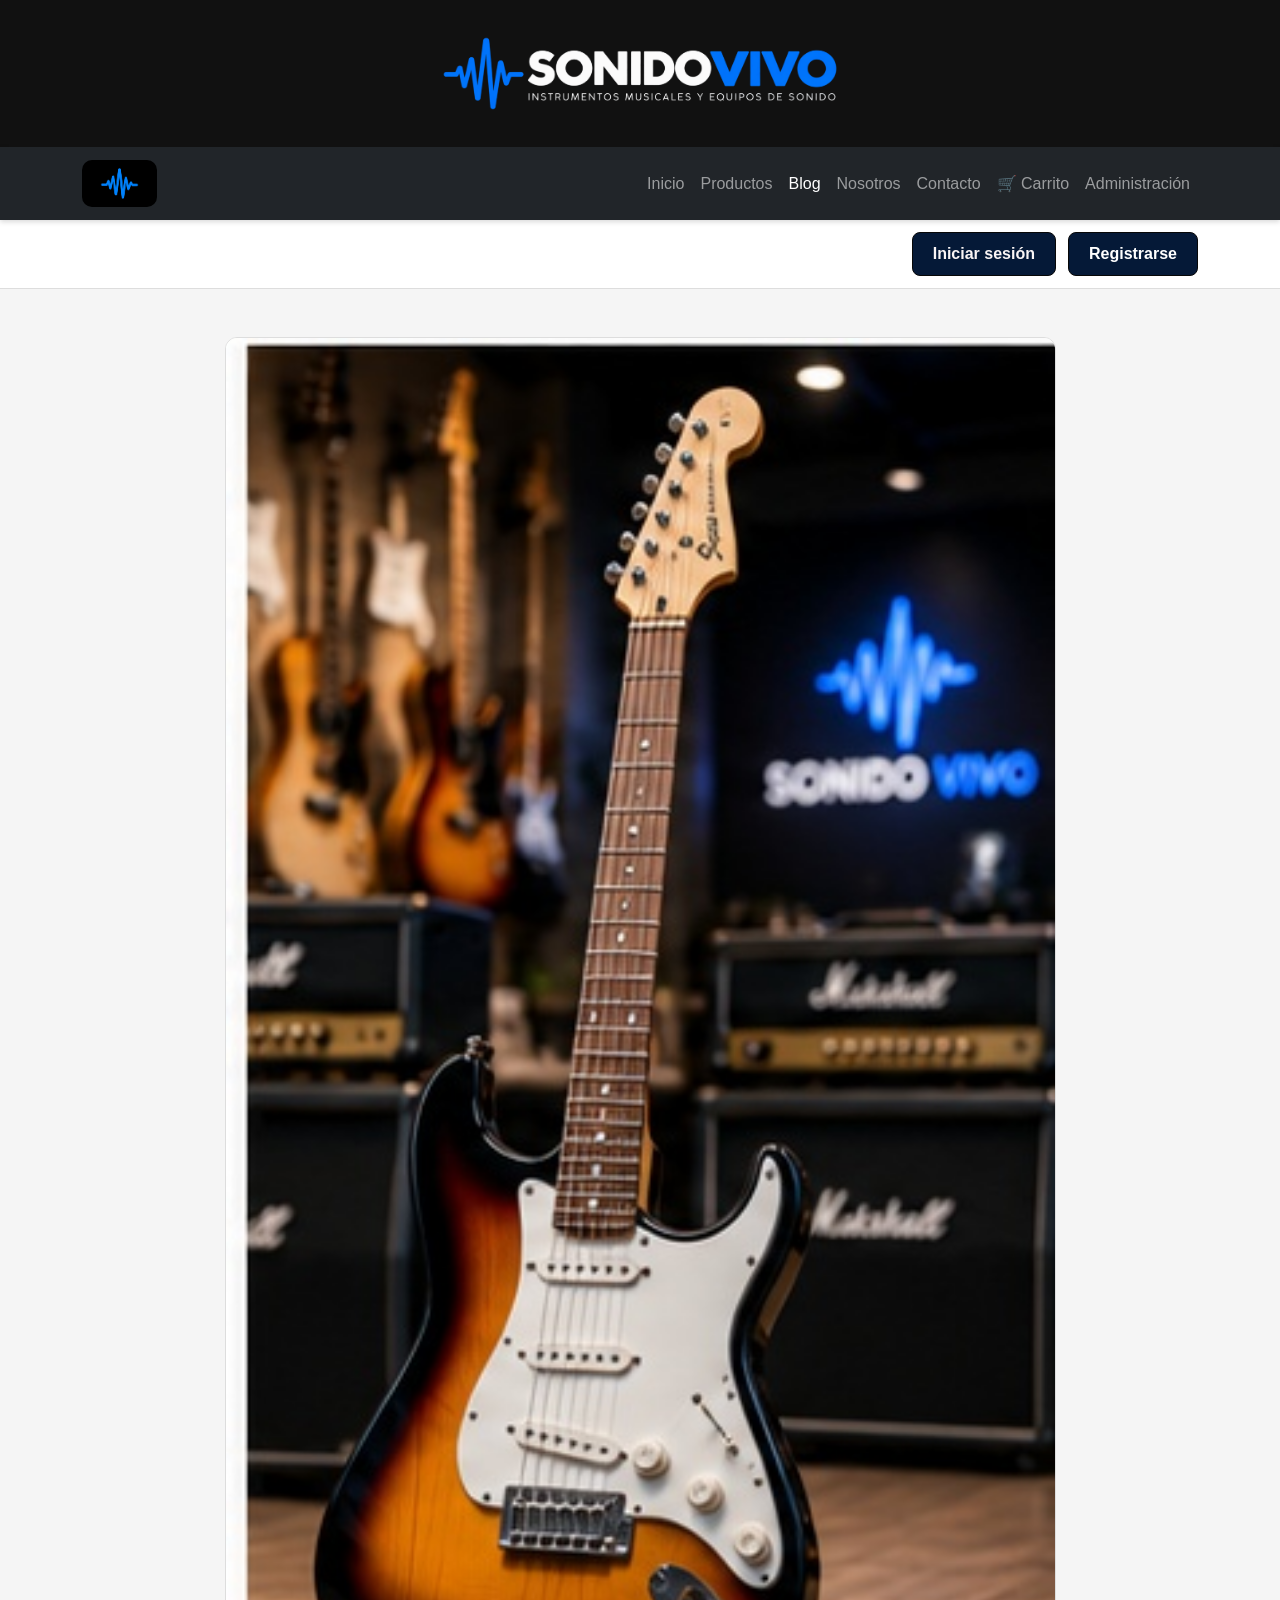
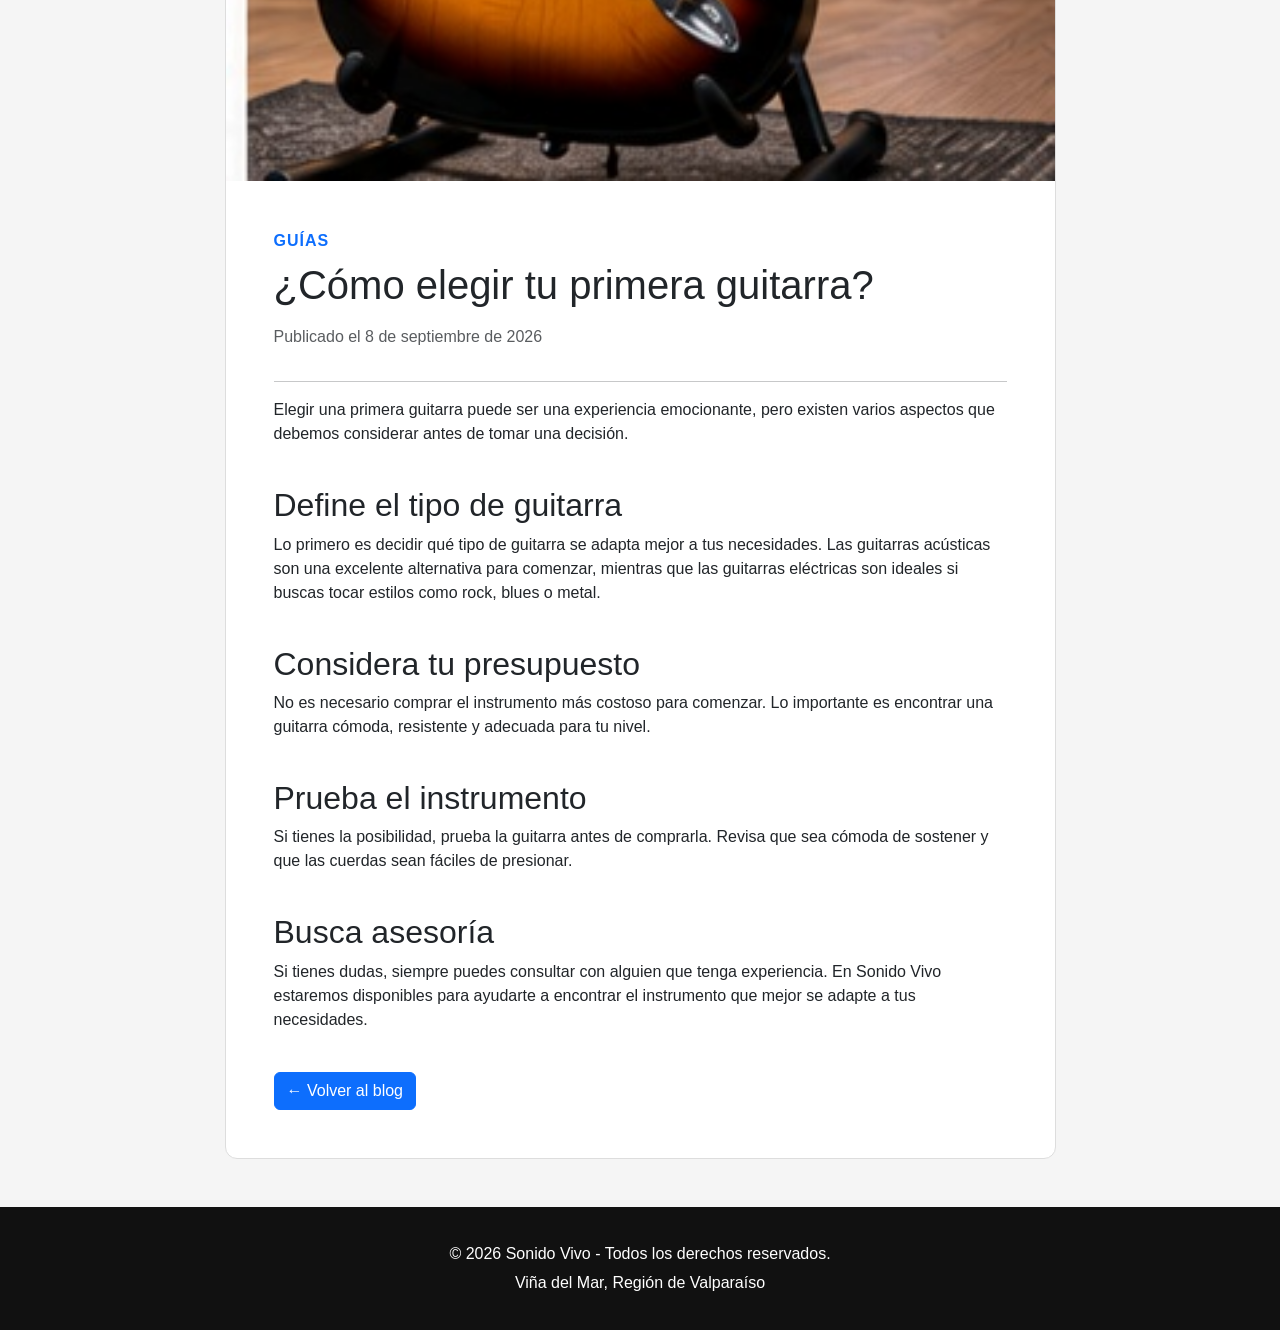
<file: detalle-blog.html>
<!DOCTYPE html>
<html lang="es">

<head>
    <meta charset="UTF-8">
    <meta name="viewport" content="width=device-width, initial-scale=1.0">

    <title>Detalle del Blog - Sonido Vivo</title>

    <!-- Bootstrap -->
    <link
        href="https://cdn.jsdelivr.net/npm/bootstrap@5.3.8/dist/css/bootstrap.min.css"
        rel="stylesheet">

    <!-- CSS propio -->
    <link rel="stylesheet" href="css/estilos.css">
</head>

<body>

    <!-- HEADER -->
    <header>
        <a href="index.html">
            <img
                src="img/logo_sonido_vivo_recortado.png"
                alt="Logo Sonido Vivo"
                class="logo-header">
        </a>
    </header>


    <!-- NAVBAR -->
    <nav class="navbar navbar-expand-lg navbar-dark bg-dark">

        <div class="container">

            <!-- Onda de sonido -->
            <a class="navbar-brand fw-bold" href="index.html">
                <img
                    src="img/ondaSonido.png"
                    alt="Logo onda de sonido"
                    class="logo-nav">
            </a>

            <!-- Botón menú móvil -->
            <button
                class="navbar-toggler"
                type="button"
                data-bs-toggle="collapse"
                data-bs-target="#menuPrincipal"
                aria-controls="menuPrincipal"
                aria-expanded="false"
                aria-label="Abrir menú">

                <span class="navbar-toggler-icon"></span>

            </button>


            <!-- Menú -->
            <div class="collapse navbar-collapse" id="menuPrincipal">

                <ul class="navbar-nav ms-auto">

                    <li class="nav-item">
                        <a class="nav-link" href="index.html">
                            Inicio
                        </a>
                    </li>

                    <li class="nav-item">
                        <a class="nav-link" href="productos.html">
                            Productos
                        </a>
                    </li>

                    <li class="nav-item">
                        <a class="nav-link active" href="blog.html">
                            Blog
                        </a>
                    </li>

                    <li class="nav-item">
                        <a class="nav-link" href="nosotros.html">
                            Nosotros
                        </a>
                    </li>

                    <li class="nav-item">
                        <a class="nav-link" href="contacto.html">
                            Contacto
                        </a>
                    </li>

                    <li class="nav-item">
                        <a class="nav-link" href="carrito.html">
                            🛒 Carrito
                        </a>
                    </li>

                    <li class="nav-item">
                        <a class="nav-link" href="admin-productos.html">
                            Administración
                        </a>
                    </li>

                </ul>

            </div>

        </div>
    </nav>


    <!-- ACCESO DE USUARIOS -->
    <section class="acceso-usuario">

        <div class="container">

            <div class="botones-acceso">

                <a href="login.html" class="boton-login">
                    Iniciar sesión
                </a>

                <a href="registro.html" class="boton-registro">
                    Registrarse
                </a>

            </div>

        </div>

    </section>


    <!-- CONTENIDO PRINCIPAL -->
    <main>

        <section class="detalle-blog">

            <div class="container py-5">

                <div class="row justify-content-center">

                    <div class="col-12 col-lg-9">

                        <article class="card producto-card">

                            <!-- IMAGEN -->
                            <img
                                src="img/guitarra.jpg"
                                class="card-img-top"
                                alt="Guía para elegir una guitarra">


                            <!-- CONTENIDO -->
                            <div class="card-body p-4 p-md-5">

                                <p class="subtitulo-seccion">
                                    GUÍAS
                                </p>

                                <h1 class="mb-3">
                                    ¿Cómo elegir tu primera guitarra?
                                </h1>

                                <p class="text-muted">
                                    Publicado el 8 de septiembre de 2026
                                </p>

                                <hr>


                                <p>
                                    Elegir una primera guitarra puede ser
                                    una experiencia emocionante, pero existen
                                    varios aspectos que debemos considerar
                                    antes de tomar una decisión.
                                </p>

                                <h2 class="mt-4">
                                    Define el tipo de guitarra
                                </h2>

                                <p>
                                    Lo primero es decidir qué tipo de guitarra
                                    se adapta mejor a tus necesidades.
                                    Las guitarras acústicas son una excelente
                                    alternativa para comenzar, mientras que
                                    las guitarras eléctricas son ideales si
                                    buscas tocar estilos como rock, blues
                                    o metal.
                                </p>

                                <h2 class="mt-4">
                                    Considera tu presupuesto
                                </h2>

                                <p>
                                    No es necesario comprar el instrumento
                                    más costoso para comenzar. Lo importante
                                    es encontrar una guitarra cómoda,
                                    resistente y adecuada para tu nivel.
                                </p>

                                <h2 class="mt-4">
                                    Prueba el instrumento
                                </h2>

                                <p>
                                    Si tienes la posibilidad, prueba la
                                    guitarra antes de comprarla. Revisa
                                    que sea cómoda de sostener y que las
                                    cuerdas sean fáciles de presionar.
                                </p>

                                <h2 class="mt-4">
                                    Busca asesoría
                                </h2>

                                <p>
                                    Si tienes dudas, siempre puedes consultar
                                    con alguien que tenga experiencia.
                                    En Sonido Vivo estaremos disponibles para
                                    ayudarte a encontrar el instrumento que
                                    mejor se adapte a tus necesidades.
                                </p>


                                <!-- BOTÓN VOLVER -->
                                <div class="mt-4">

                                    <a
                                        href="blog.html"
                                        class="btn btn-primary">

                                        ← Volver al blog

                                    </a>

                                </div>

                            </div>

                        </article>

                    </div>

                </div>

            </div>

        </section>

    </main>


    <!-- FOOTER -->
    <footer>

        <div class="container">

            <p>
                &copy; 2026 Sonido Vivo - Todos los derechos reservados.
            </p>

            <p>
                Viña del Mar, Región de Valparaíso
            </p>

        </div>

    </footer>


    <!-- Bootstrap JavaScript -->
    <script
        src="https://cdn.jsdelivr.net/npm/bootstrap@5.3.8/dist/js/bootstrap.bundle.min.js">
    </script>

    <!-- JavaScript propio -->
    <script src="js/productos.js"></script>
    <script src="js/app.js"></script>
    

</body>

</html>
</file>
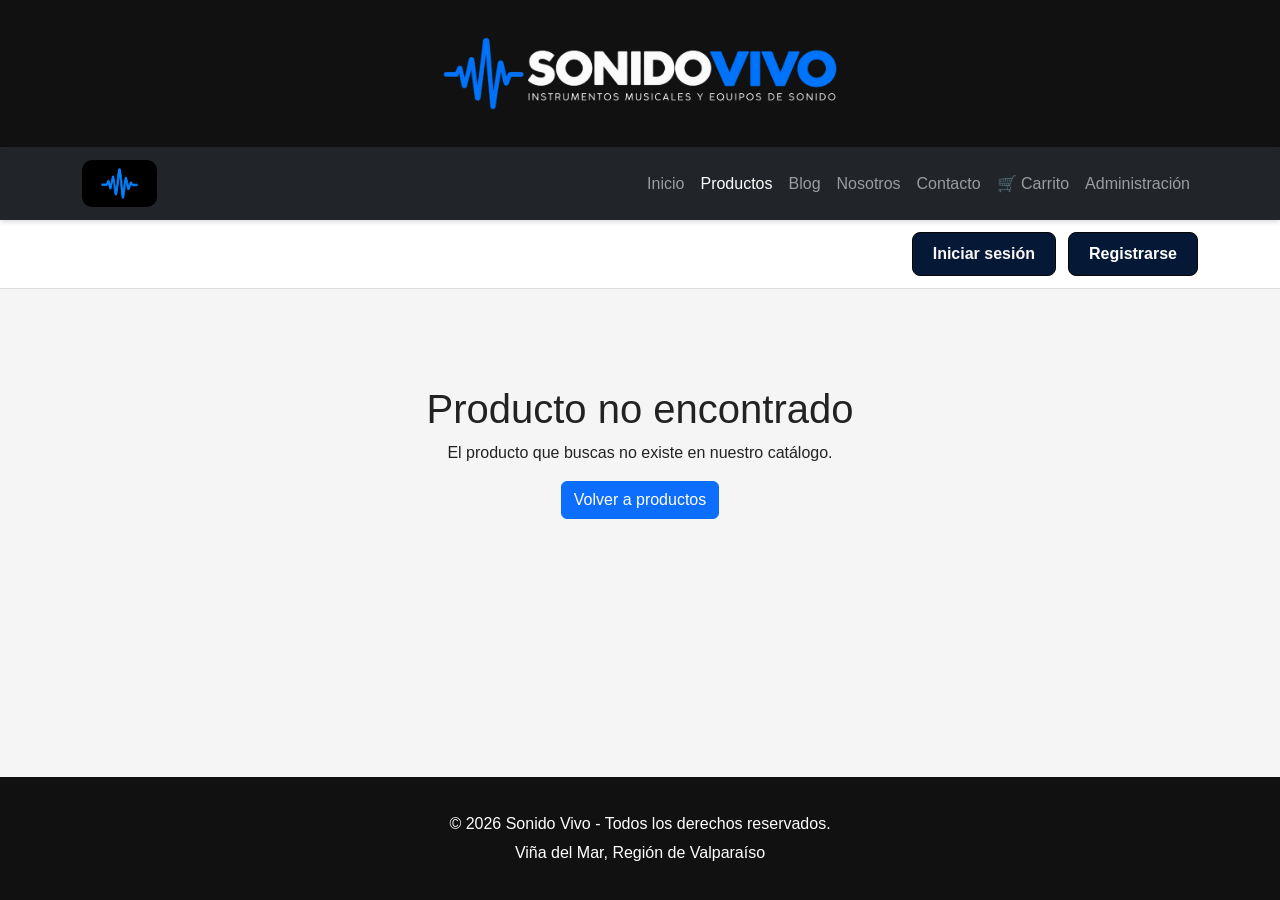
<file: detalle-producto.html>
<!DOCTYPE html>
<html lang="es">

<head>
    <meta charset="UTF-8">
    <meta name="viewport" content="width=device-width, initial-scale=1.0">

    <title>Detalle del producto - Sonido Vivo</title>

    <!-- Bootstrap -->
    <link
        href="https://cdn.jsdelivr.net/npm/bootstrap@5.3.8/dist/css/bootstrap.min.css"
        rel="stylesheet">

    <!-- CSS propio -->
    <link rel="stylesheet" href="css/estilos.css">
</head>

<body>
    <header>
        <img src="img/logo_sonido_vivo_recortado.png" alt="logo sonido vivo" class="logo-header">
    </header>


    <!-- NAVBAR -->
    <nav class="navbar navbar-expand-lg navbar-dark bg-dark">

        <div class="container">

            <!-- LOGO -->
            <a class="navbar-brand fw-bold" href="index.html">
                <img src="img/ondaSonido.png" alt="Logo onda de sonido" class="logo-nav">
            </a>


            <!-- BOTÓN MENÚ MÓVIL -->
            <button
                class="navbar-toggler"
                type="button"
                data-bs-toggle="collapse"
                data-bs-target="#menuPrincipal"
                aria-controls="menuPrincipal"
                aria-expanded="false"
                aria-label="Abrir menú">

                <span class="navbar-toggler-icon"></span>

            </button>


            <!-- MENÚ -->
            <div class="collapse navbar-collapse" id="menuPrincipal">

                <ul class="navbar-nav ms-auto">

                    <li class="nav-item">
                        <a class="nav-link" href="index.html">
                            Inicio
                        </a>
                    </li>

                    <li class="nav-item">
                        <a class="nav-link active" href="productos.html">
                            Productos
                        </a>
                    </li>

                    <li class="nav-item">
                        <a class="nav-link" href="blog.html">
                            Blog
                        </a>
                    </li>

                    <li class="nav-item">
                        <a class="nav-link" href="nosotros.html">
                            Nosotros
                        </a>
                    </li>

                    <li class="nav-item">
                        <a class="nav-link" href="contacto.html">
                            Contacto
                        </a>
                    </li>

                    <li class="nav-item">
                        <a class="nav-link" href="carrito.html">
                            🛒 Carrito
                        </a>
                    </li>

                    <li class="nav-item">
                        <a class="nav-link" href="admin-productos.html">
                            Administración
                        </a>
                    </li>

                </ul>

            </div>

        </div>

    </nav>


    <!-- ACCESO DE USUARIOS -->
    <section class="acceso-usuario">

        <div class="container">

            <div class="botones-acceso">

                <a href="login.html" class="boton-login">
                    Iniciar sesión
                </a>

                <a href="registro.html" class="boton-registro">
                    Registrarse
                </a>

            </div>

        </div>

    </section>


    <!-- CONTENIDO PRINCIPAL -->
    <main>

        <section class="detalle-producto py-5">
            <div class="container">

                <div id="detalleProducto">
                    <!-- JavaScript cargará el producto -->
                </div>

            </div>
        </section>

    </main>


    <!-- FOOTER -->
    <footer>

        <div class="container">

            <p>
                &copy; 2026 Sonido Vivo - Todos los derechos reservados.
            </p>

            <p>
                Viña del Mar, Región de Valparaíso
            </p>

        </div>

    </footer>


    <!-- Bootstrap JavaScript -->
    <script
        src="https://cdn.jsdelivr.net/npm/bootstrap@5.3.8/dist/js/bootstrap.bundle.min.js">
    </script>

    <!-- JavaScript propio -->
    <script src="js/productos.js"></script>
    <script src="js/app.js"></script>
    

</body>

</html>
</file>
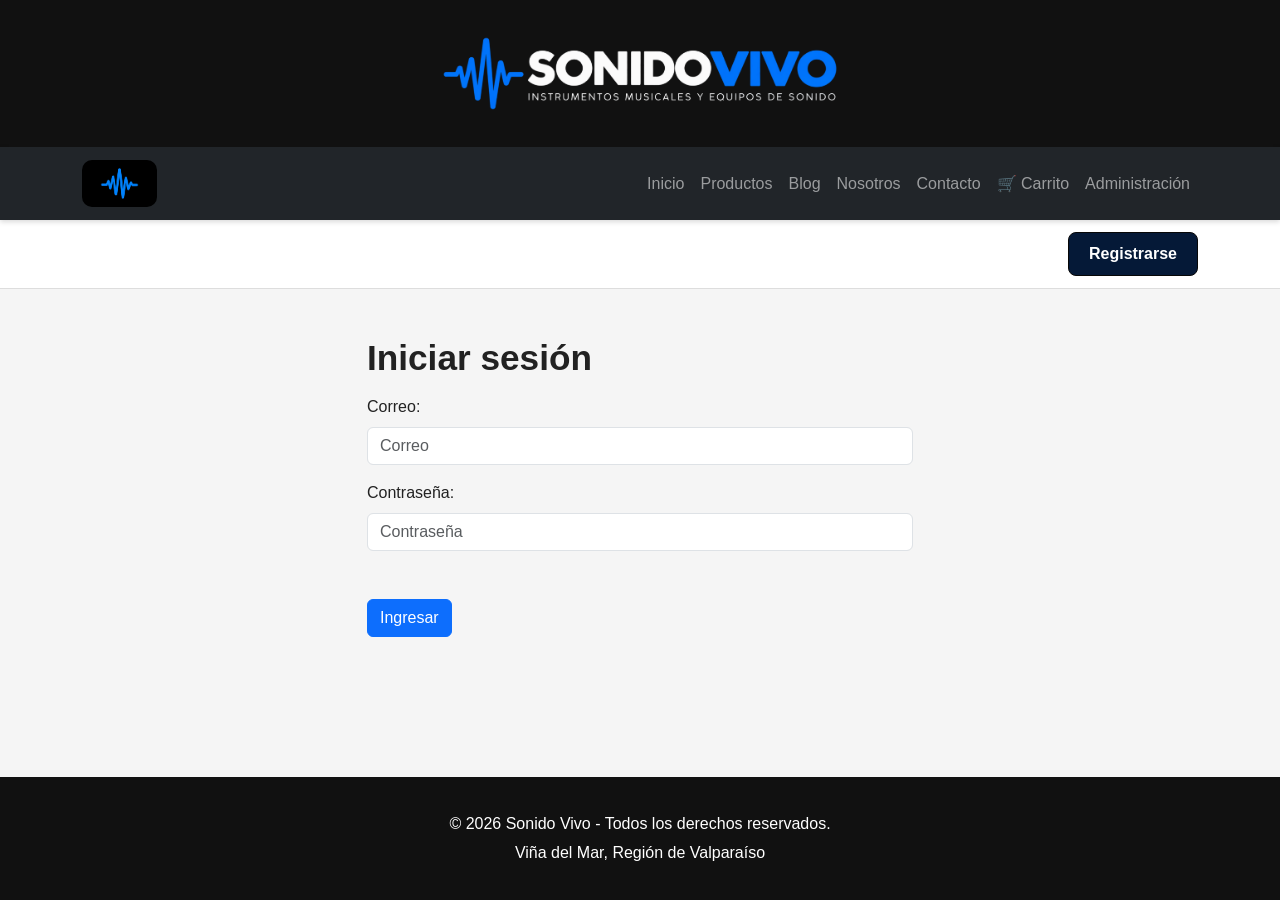
<file: login.html>
<!DOCTYPE html>
<html lang="en">
<head>
    <meta charset="UTF-8">
    <meta name="viewport" content="width=device-width, initial-scale=1.0">
    <link href="https://cdn.jsdelivr.net/npm/bootstrap@5.3.8/dist/css/bootstrap.min.css" rel="stylesheet" integrity="sha384-sRIl4kxILFvY47J16cr9ZwB07vP4J8+LH7qKQnuqkuIAvNWLzeN8tE5YBujZqJLB" crossorigin="anonymous">
    <link rel="stylesheet" href="css/estilos.css">
    <title>Iniciar Sesión - Sonido Vivo</title>
</head>

<body>
    <header>
        <img src="img/logo_sonido_vivo_recortado.png" alt="logo sonido vivo" class="logo-header">
    </header>

        <nav class="navbar navbar-expand-lg navbar-dark bg-dark">

            <div class="container">

                <a class="navbar-brand fw-bold" href="index.html">
                    <img src="img/ondaSonido.png" alt="Logo onda de sonido" class="logo-nav">
                </a>

                <!-- Botón menú móvil -->
                <button
                    class="navbar-toggler"
                    type="button"
                    data-bs-toggle="collapse"
                    data-bs-target="#menuPrincipal"
                    aria-controls="menuPrincipal"
                    aria-expanded="false"
                    aria-label="Abrir menú">
                    <span class="navbar-toggler-icon"></span>
                </button>

                <!-- Menú -->
                <div class="collapse navbar-collapse" id="menuPrincipal">
                    <ul class="navbar-nav ms-auto">
                        <li class="nav-item">
                            <a class="nav-link" href="index.html">
                                Inicio
                            </a>
                        </li>
                        
                        <li class="nav-item">
                            <a class="nav-link" href="productos.html">
                                Productos
                            </a>
                        </li>

                        <li class="nav-item">
                            <a class="nav-link" href="blog.html">
                                Blog
                            </a>
                        </li>

                        <li class="nav-item">
                            <a class="nav-link" href="nosotros.html">
                                Nosotros
                            </a>
                        </li>

                        <li class="nav-item">
                            <a class="nav-link" href="contacto.html">
                                Contacto
                            </a>
                        </li>

                        <li class="nav-item">
                            <a class="nav-link" href="carrito.html">
                                🛒 Carrito
                            </a>
                        </li>

                        <li class="nav-item">
                        <a class="nav-link" href="admin-productos.html">
                            Administración
                        </a>
                    </li>

                    </ul>

                </div>

            </div>

        </nav>

    <!-- ACCESO DE USUARIOS -->
    <section class="acceso-usuario">
        <div class="container">
            <div class="botones-acceso">
                <a href="registro.html" class="boton-registro">
                    Registrarse
                </a>
            </div>
        </div>
    </section>

    <main class="container">
       <section id="inicio-sesion" class="inicio-sesion">
            <div class="row justify-content-center">
                <div class="col-12 col-md-8 col-lg-6">

                    <h2 class="mt-5">Iniciar sesión</h2>

                    <form id="formulario-login" novalidate>
                        <div class="my-3">
                            <label for="correo" class="form-label">Correo: </label>
                            <input class="form-control"
                                type="email"
                                id="correo"
                                name="correo"
                                placeholder="Correo">
                                <p id="error-correo" class="text-danger"></p>
                        </div>

                        <div class="my-3">
                            <label for="contrasena" class="form-label">Contraseña: </label>
                            <input class="form-control"
                                type="password"
                                id="contrasena"
                                name="contrasena"
                                placeholder="Contraseña">
                                <p id="error-contrasena" class="text-danger"></p>
                        </div>

                        <div class="text-start my-5">
                            <button type="submit" class="btn btn-primary">
                                Ingresar
                            </button>
                        </div>
                    </form>

                </div>
            </div>
        </section>
    </main>

    <footer>
        <div class="container">
            <p>
                &copy; 2026 Sonido Vivo - Todos los derechos reservados.
            </p>
            <p>
                Viña del Mar, Región de Valparaíso
            </p>
        </div>
    </footer>

     <!-- Bootstrap JavaScript -->
    <script
        src="https://cdn.jsdelivr.net/npm/bootstrap@5.3.8/dist/js/bootstrap.bundle.min.js">
    </script>

    <!-- JavaScript propio -->
    <script src="js/productos.js"></script>
    <script src="js/app.js"></script>
    <script src="js/validacion-login.js"></script>
    
    
</body>
</html>
</file>
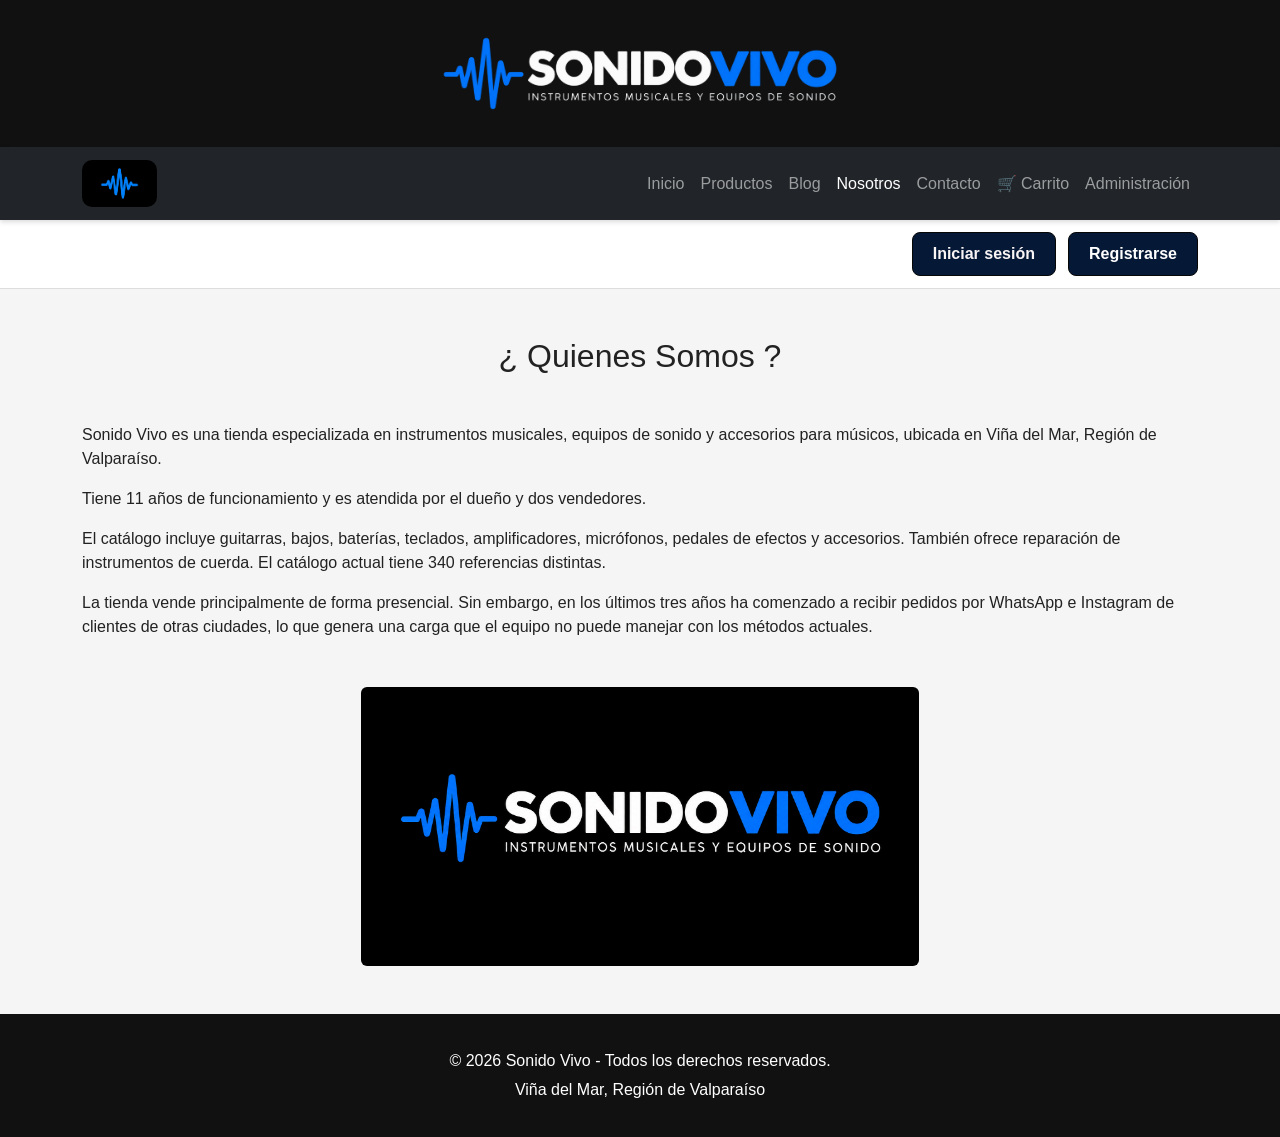
<file: nosotros.html>
<!DOCTYPE html>
<html lang="en">
<head>
    <meta charset="UTF-8">
    <meta name="viewport" content="width=device-width, initial-scale=1.0">
    <link href="https://cdn.jsdelivr.net/npm/bootstrap@5.3.8/dist/css/bootstrap.min.css" rel="stylesheet" integrity="sha384-sRIl4kxILFvY47J16cr9ZwB07vP4J8+LH7qKQnuqkuIAvNWLzeN8tE5YBujZqJLB" crossorigin="anonymous">
    <link rel="stylesheet" href="css/estilos.css">
    <title>Nosotros - Sonido Vivo</title>
</head>

<body>
    <header>
        <img src="img/logo_sonido_vivo_recortado.png" alt="logo sonido vivo" class="logo-header">
    </header>

    <!-- NAVBAR -->
    <nav class="navbar navbar-expand-lg navbar-dark bg-dark">

        <div class="container">

            <a class="navbar-brand fw-bold" href="index.html">
                <img src="img/ondaSonido.png" alt="Logo onda de sonido" class="logo-nav">
            </a>

            <!-- Botón menú móvil -->
            <button
                class="navbar-toggler"
                type="button"
                data-bs-toggle="collapse"
                data-bs-target="#menuPrincipal"
                aria-controls="menuPrincipal"
                aria-expanded="false"
                aria-label="Abrir menú">
                <span class="navbar-toggler-icon"></span>
            </button>

            <!-- Menú -->
            <div class="collapse navbar-collapse" id="menuPrincipal">
                <ul class="navbar-nav ms-auto">
                    <li class="nav-item">
                        <a class="nav-link" href="index.html">
                            Inicio
                        </a>
                    </li>
                    
                    <li class="nav-item">
                        <a class="nav-link" href="productos.html">
                            Productos
                        </a>
                    </li>

                    <li class="nav-item">
                        <a class="nav-link" href="blog.html">
                            Blog
                        </a>
                    </li>

                    <li class="nav-item">
                        <a class="nav-link active" href="nosotros.html">
                            Nosotros
                        </a>
                    </li>

                    <li class="nav-item">
                        <a class="nav-link" href="contacto.html">
                            Contacto
                        </a>
                    </li>

                    <li class="nav-item">
                        <a class="nav-link" href="carrito.html">
                            🛒 Carrito
                        </a>
                    </li>

                    <li class="nav-item">
                        <a class="nav-link" href="admin-productos.html">
                            Administración
                        </a>
                    </li>

                </ul>

            </div>

        </div>

    </nav>

    <!-- ACCESO DE USUARIOS -->
    <section class="acceso-usuario">
        <div class="container">
            <div class="botones-acceso">
                <a href="login.html" class="boton-login">
                    Iniciar sesión
                </a>

                <a href="registro.html" class="boton-registro">
                    Registrarse
                </a>
            </div>
        </div>
    </section>

    <main class="container">
        <section class="nosotros">
            <h2 class="mt-5 mb-5 text-center">¿ Quienes Somos ?</h2>
            <p class=>Sonido Vivo es una tienda especializada en instrumentos musicales, equipos de sonido y accesorios para músicos, ubicada en Viña del Mar, Región de Valparaíso.</p>
            <p>Tiene 11 años de funcionamiento y es atendida por el dueño y dos vendedores.</p>
            <p>El catálogo incluye guitarras, bajos, baterías, teclados, amplificadores, micrófonos, pedales de efectos y accesorios. También ofrece reparación de instrumentos de cuerda. El catálogo actual tiene 340 referencias distintas.</p>
            <p>La tienda vende principalmente de forma presencial. Sin embargo, en los últimos tres años ha comenzado a recibir pedidos por WhatsApp e Instagram de clientes de otras ciudades, lo que genera una carga que el equipo no puede manejar con los métodos actuales.</p>

            <img class="w-50 rounded d-block mx-auto my-5" src="img/logo.png" alt="Interior de la tienda sonido vivo">
        </section>

    </main>

        <!-- FOOTER -->
    <footer>
        <div class="container">
            <p>
                &copy; 2026 Sonido Vivo - Todos los derechos reservados.
            </p>
            <p>
                Viña del Mar, Región de Valparaíso
            </p>
        </div>
    </footer>

     <!-- Bootstrap JavaScript -->
    <script
        src="https://cdn.jsdelivr.net/npm/bootstrap@5.3.8/dist/js/bootstrap.bundle.min.js">
    </script>

    <!-- JavaScript propio -->
    <script src="js/productos.js"></script>
    <script src="js/app.js"></script>
    

</body>
</html>
</file>
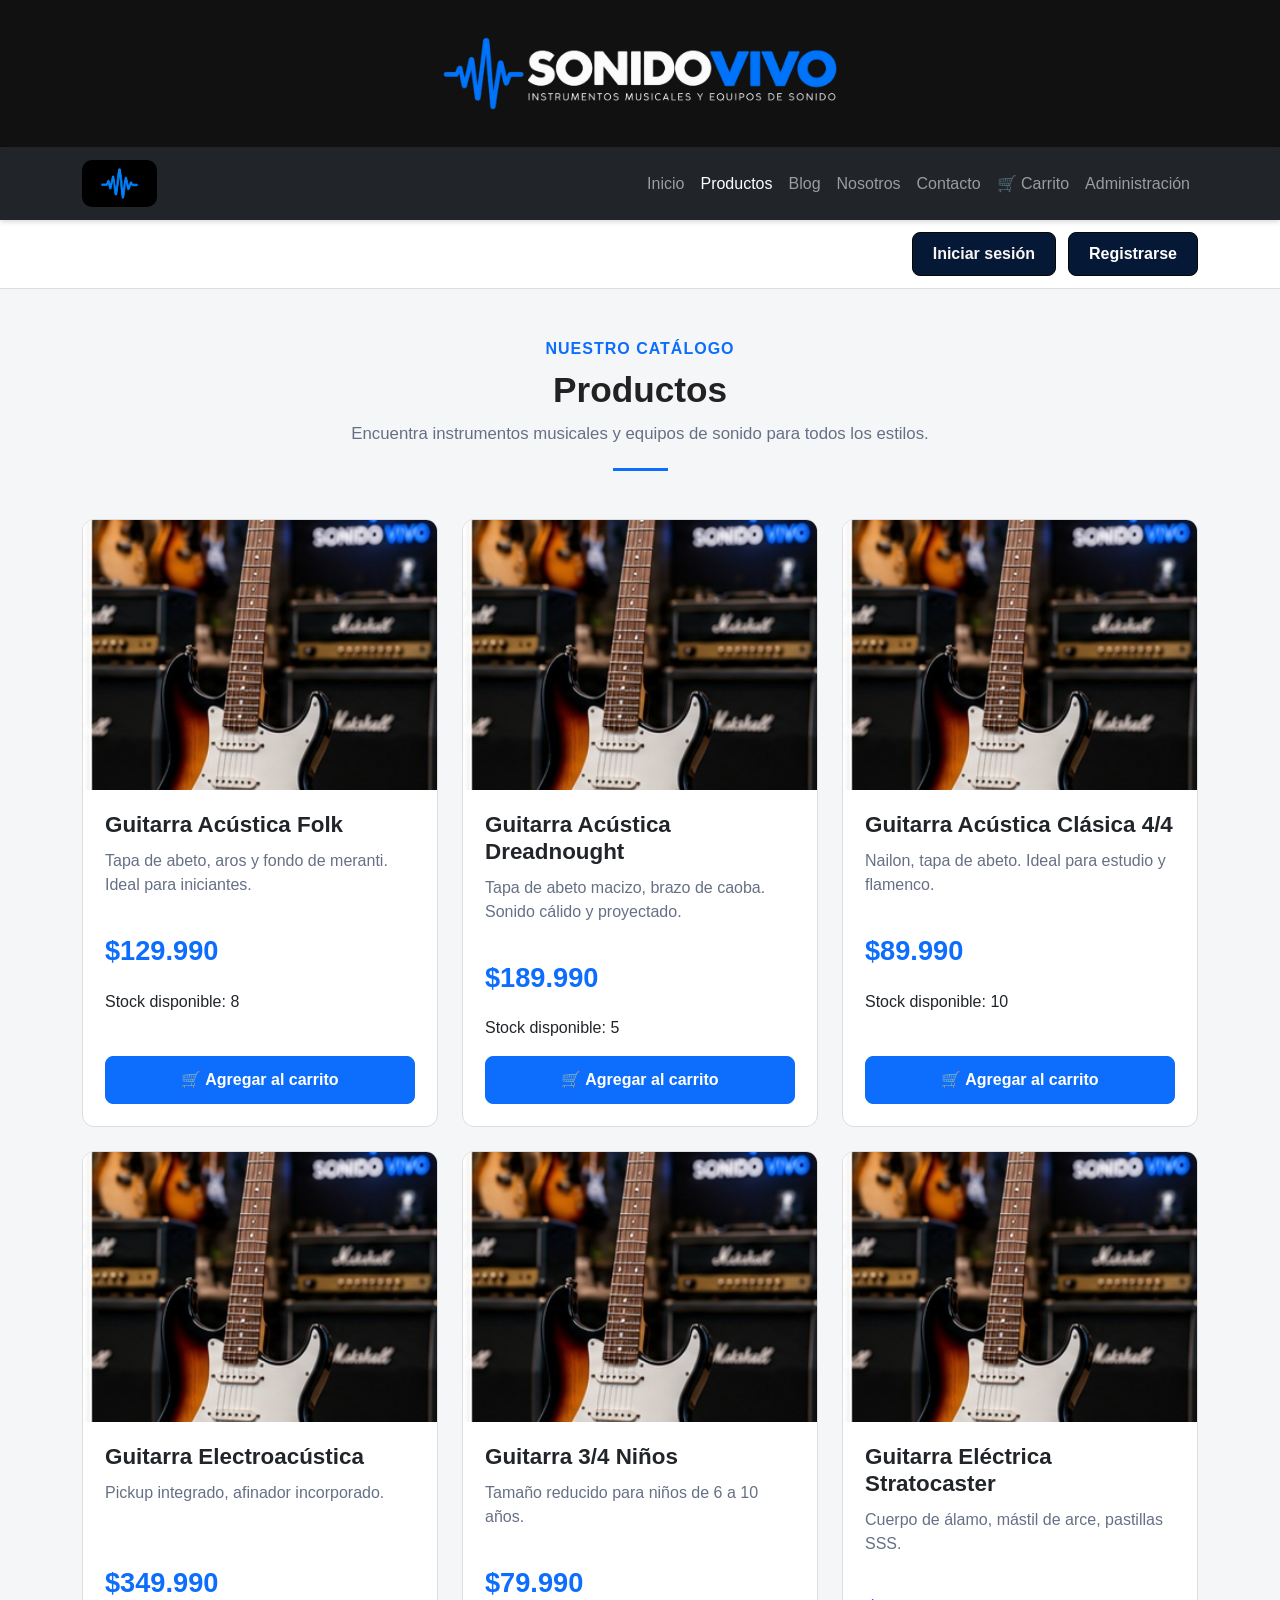
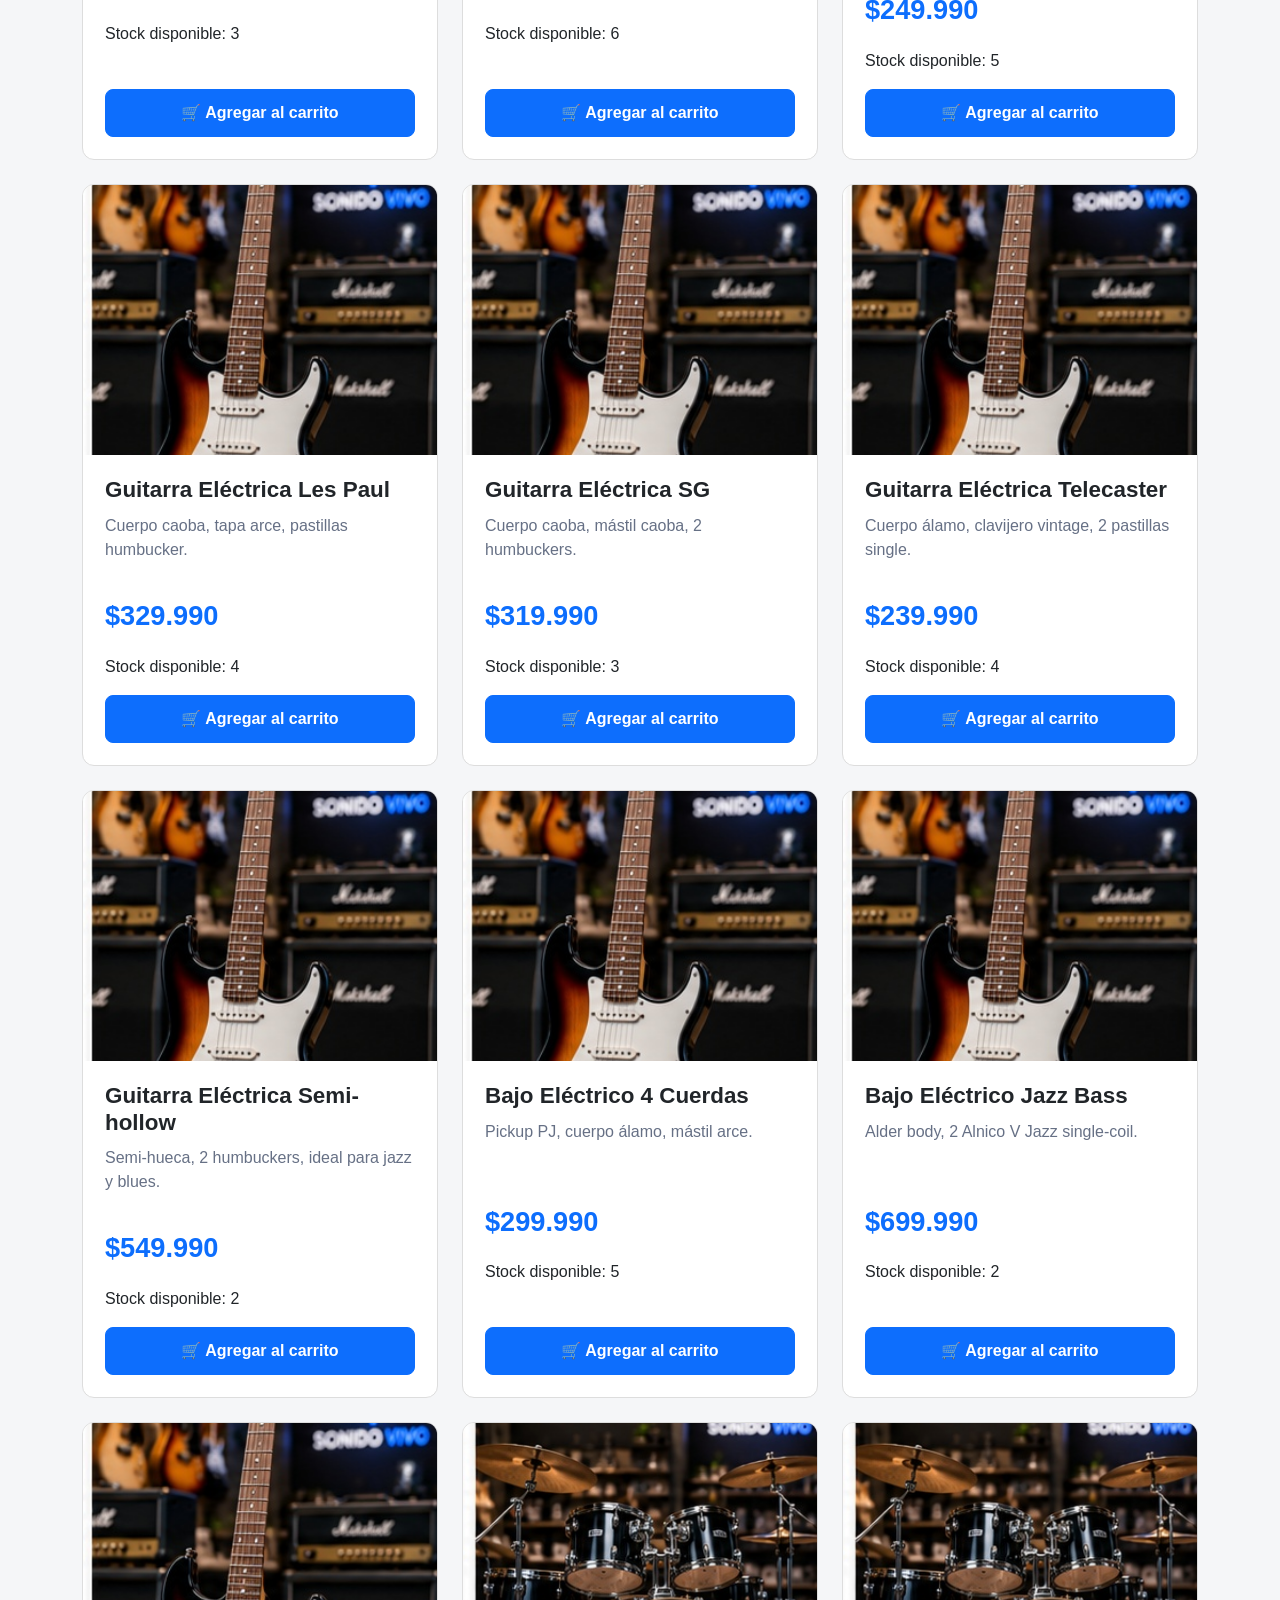
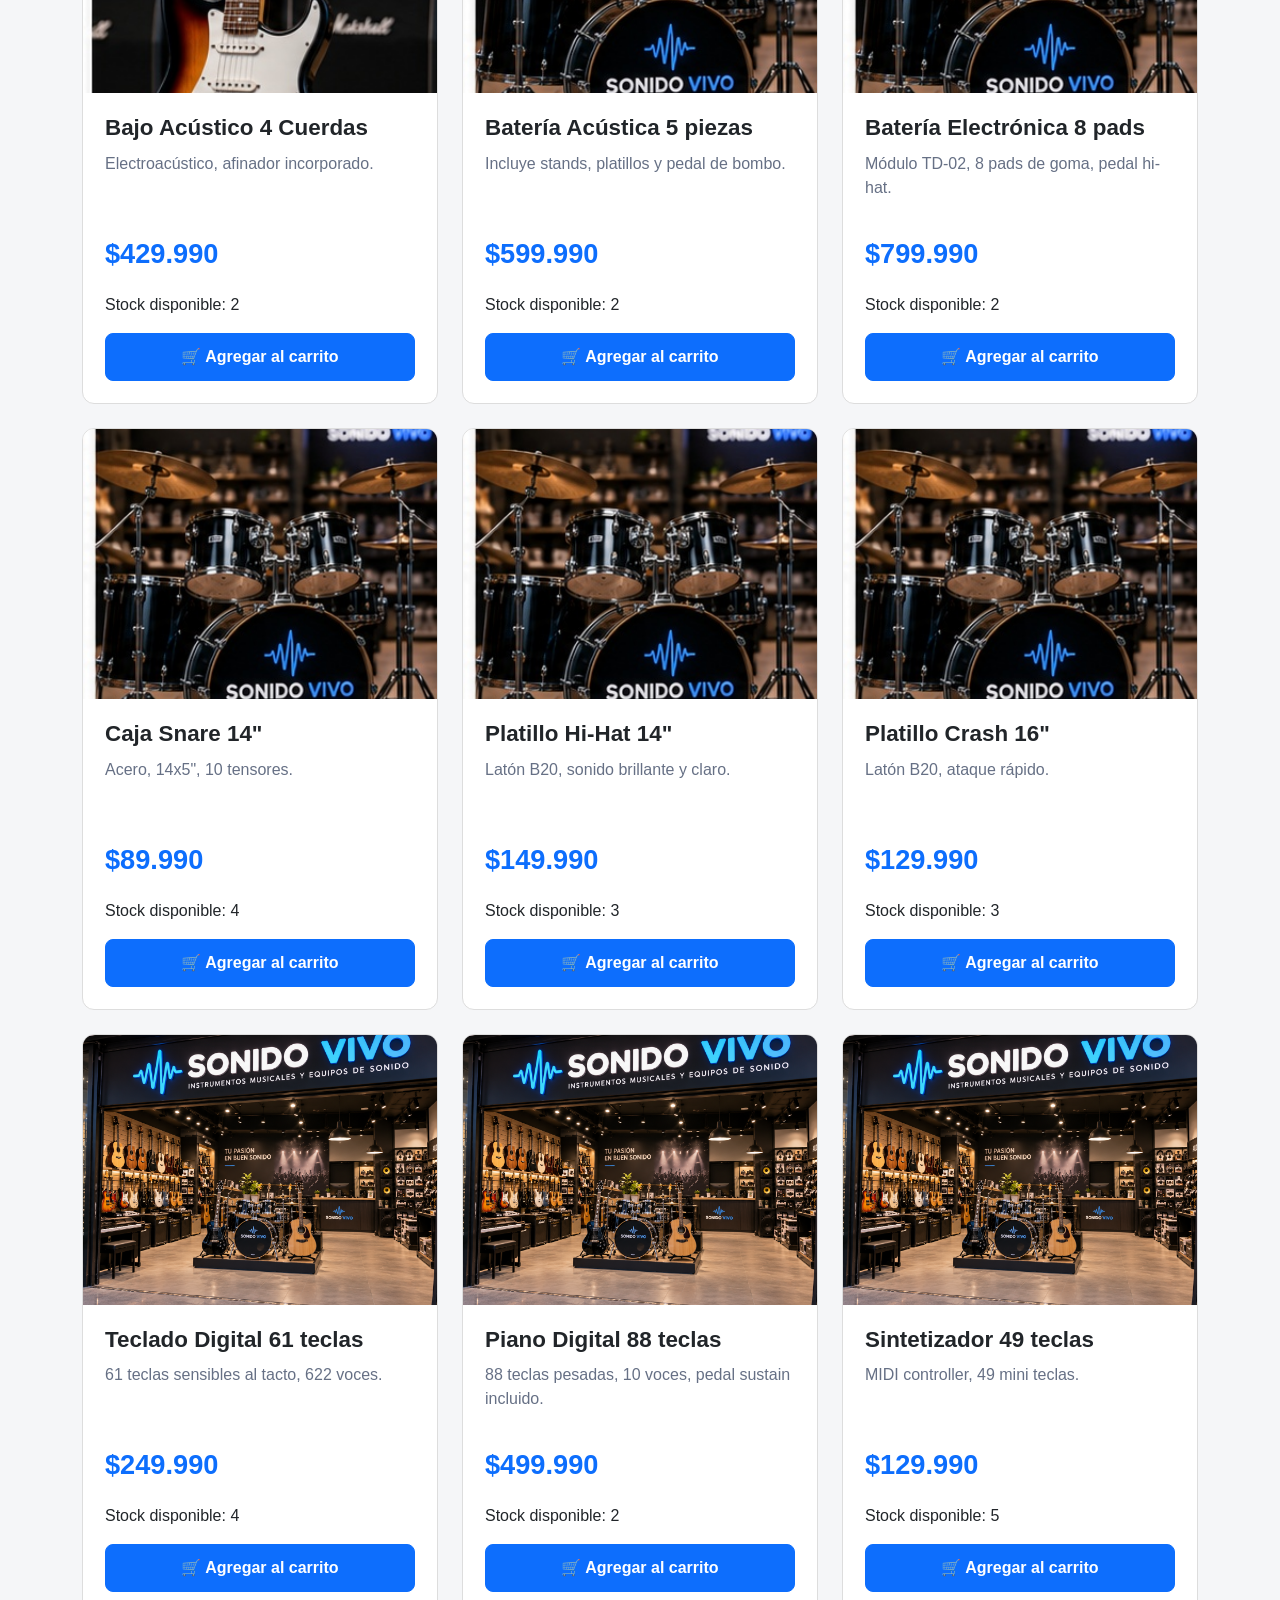
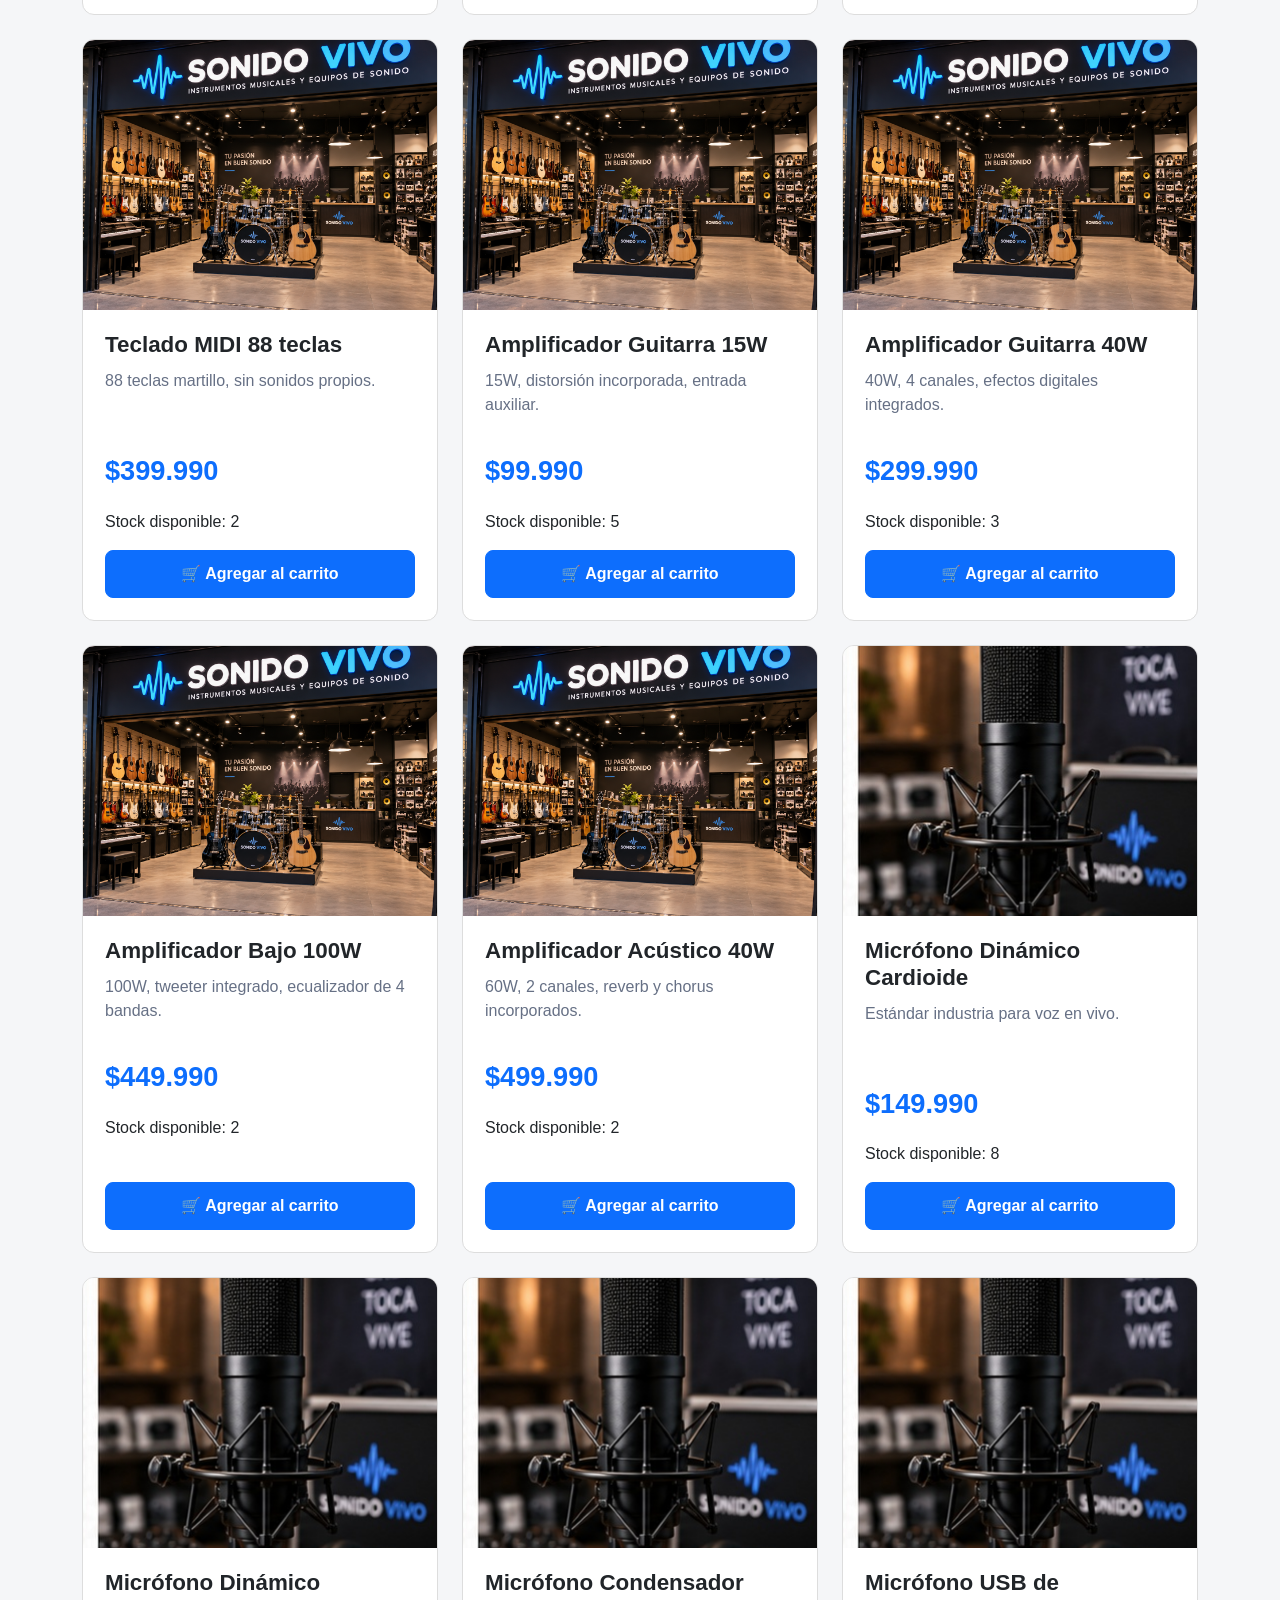
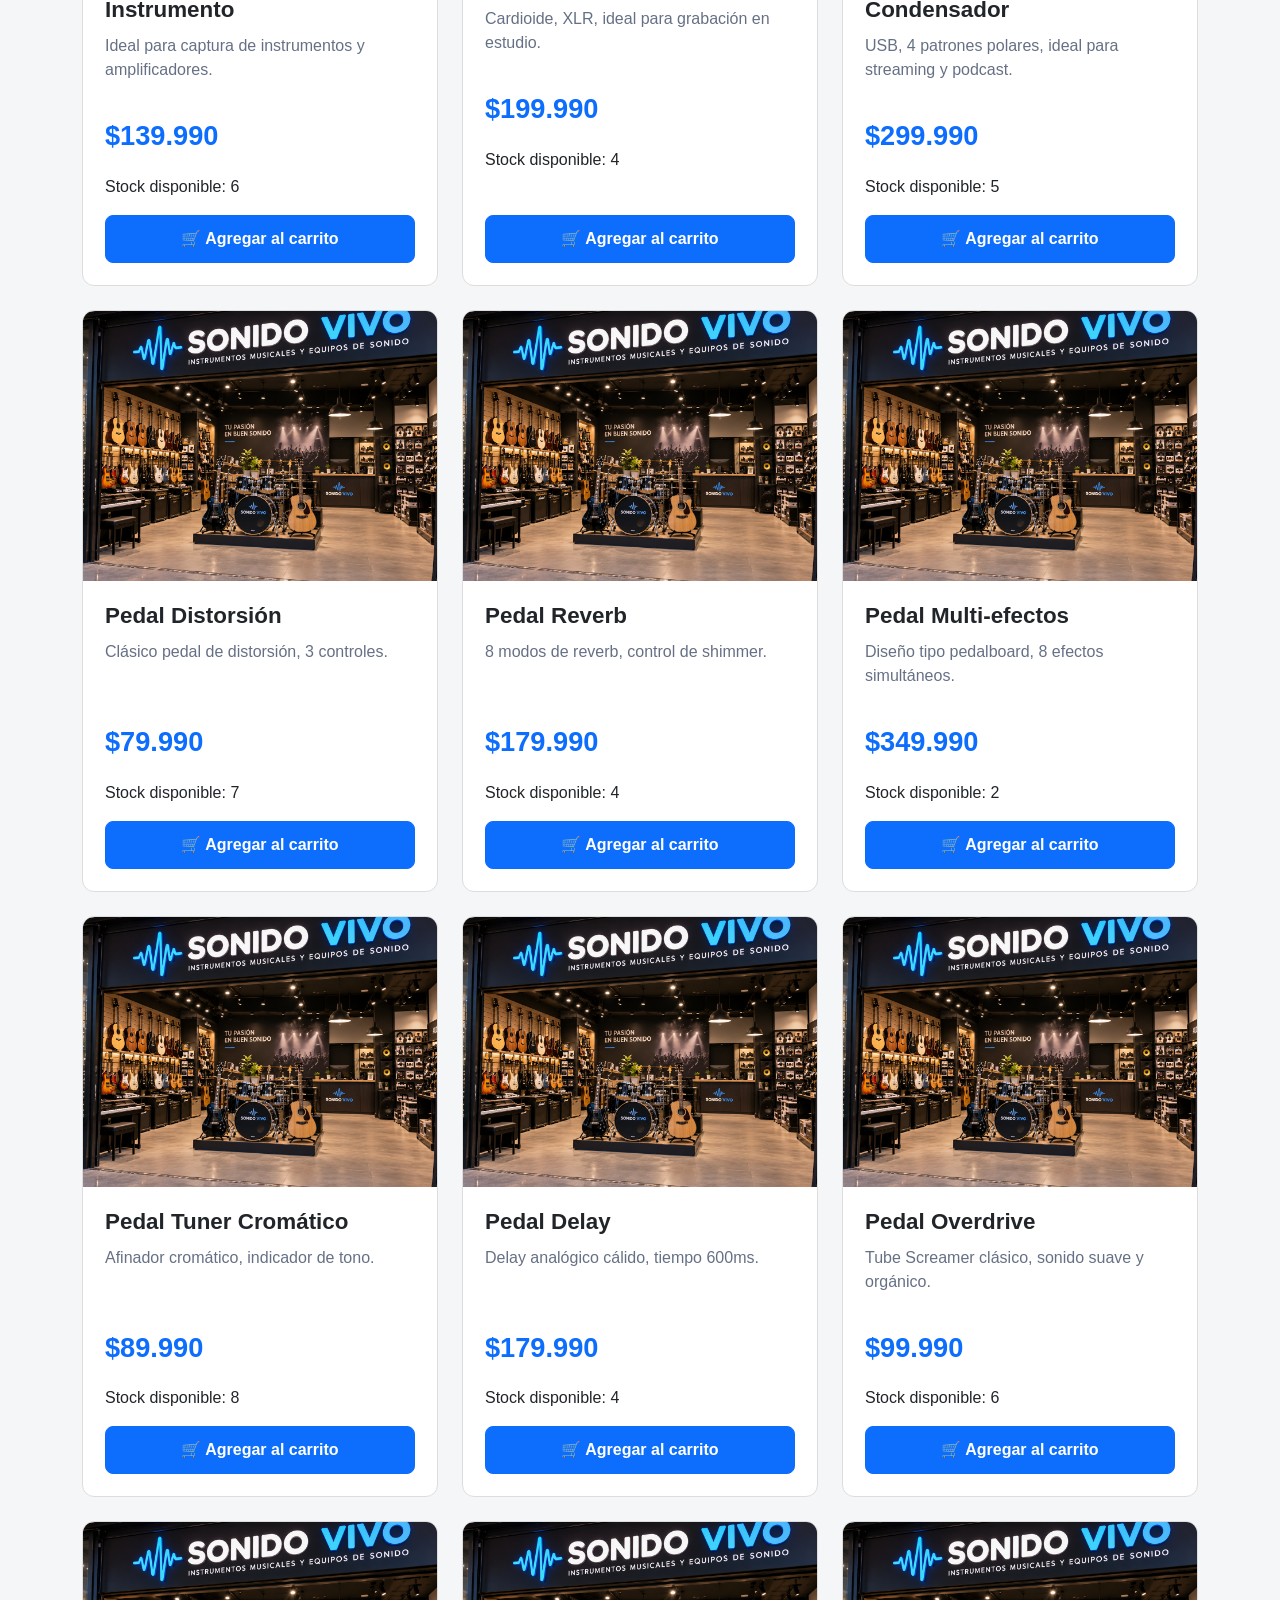
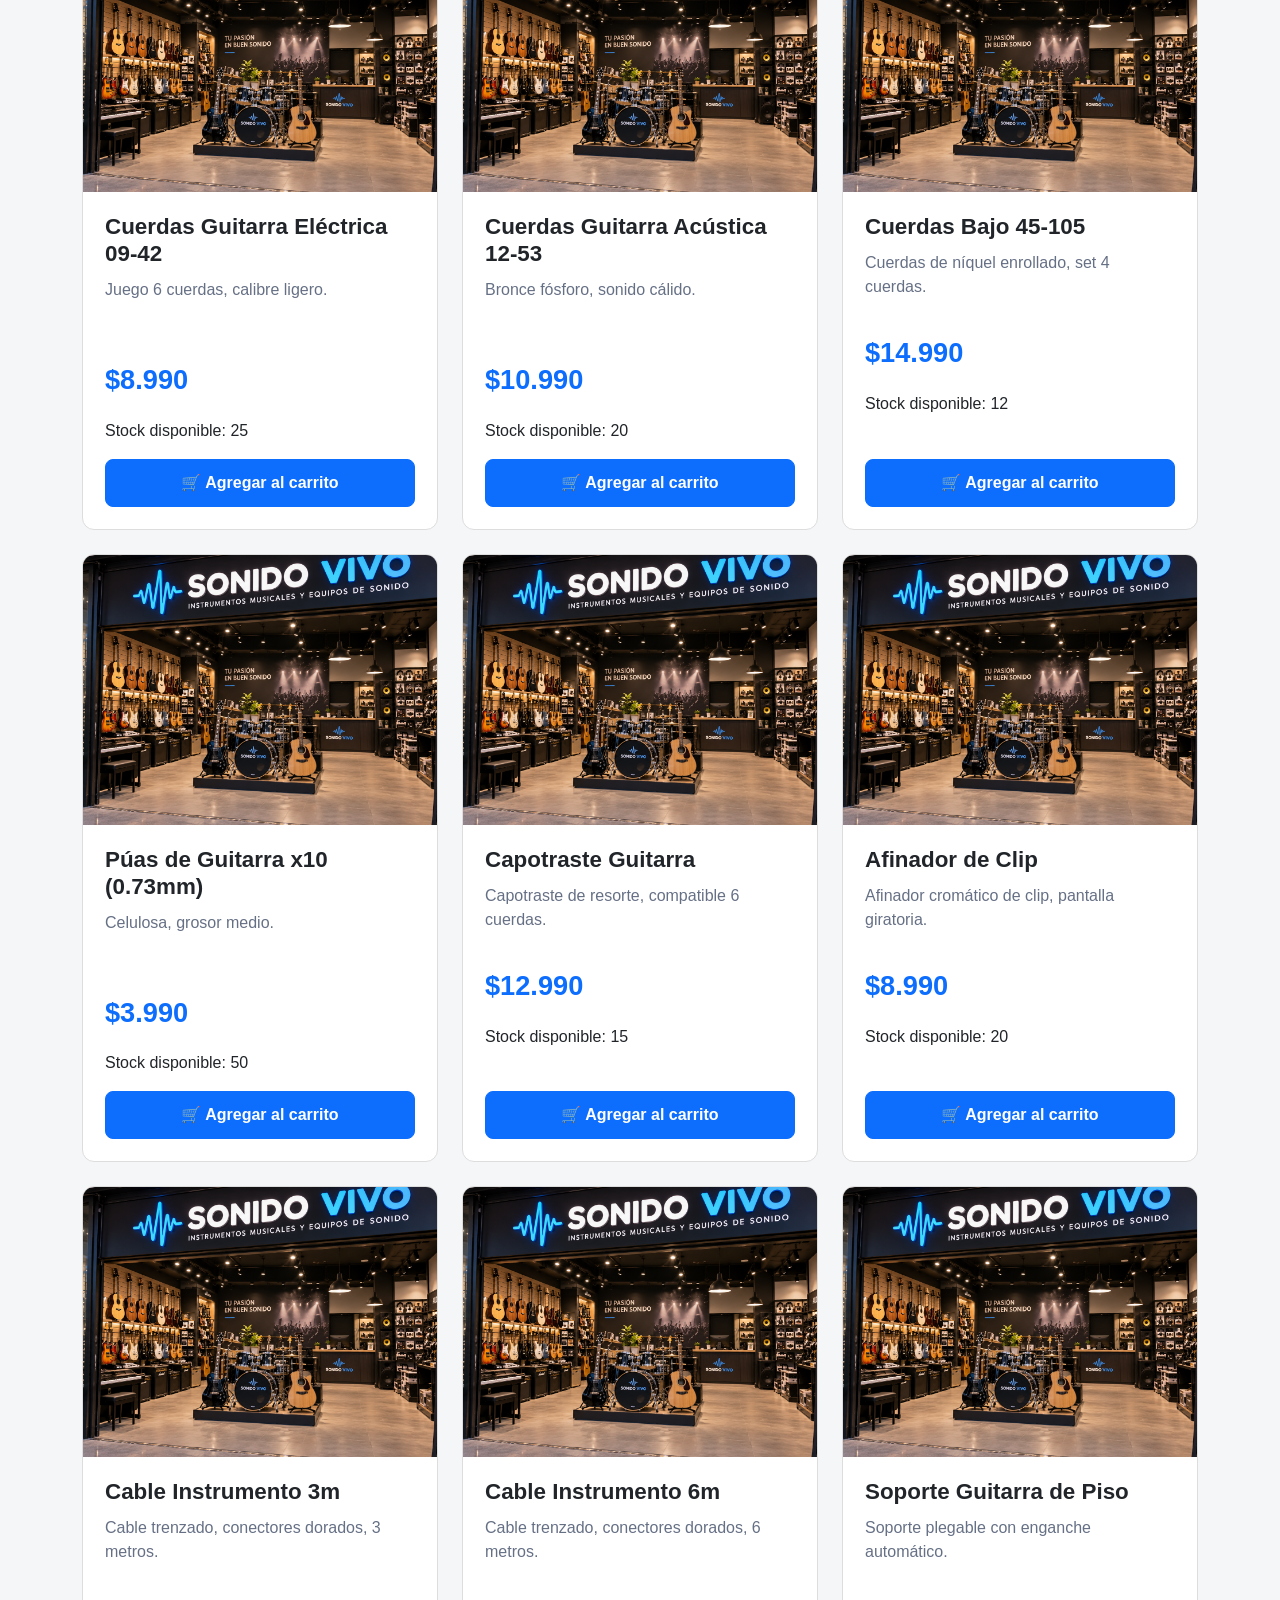
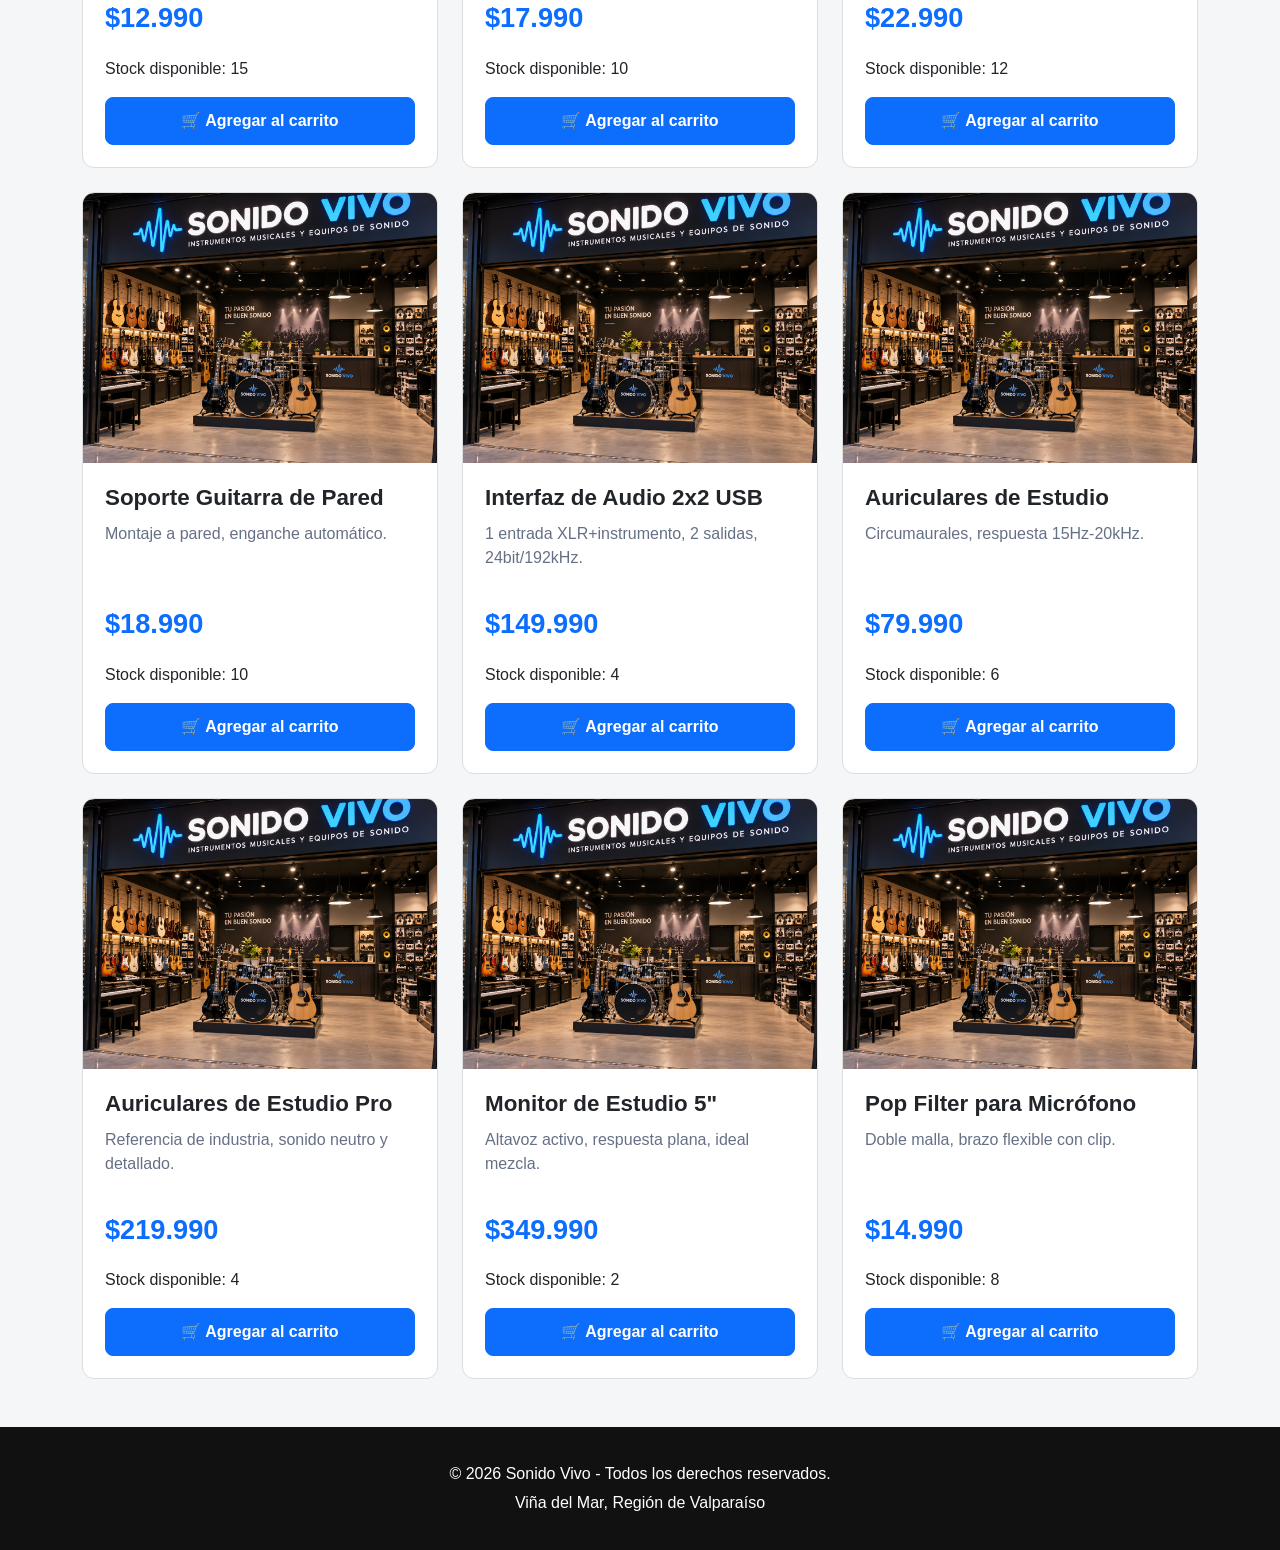
<file: productos.html>
<!DOCTYPE html>
<html lang="es">

<head>
    <meta charset="UTF-8">
    <meta name="viewport" content="width=device-width, initial-scale=1.0">

    <title>Productos - Sonido Vivo</title>

    <!-- Bootstrap -->
    <link
        href="https://cdn.jsdelivr.net/npm/bootstrap@5.3.8/dist/css/bootstrap.min.css"
        rel="stylesheet">

    <!-- CSS propio -->
    <link rel="stylesheet" href="css/estilos.css">
</head>

<body>
    <header>
        <img src="img/logo_sonido_vivo_recortado.png" alt="logo sonido vivo" class="logo-header">
    </header>


    <!-- NAVBAR -->
    <nav class="navbar navbar-expand-lg navbar-dark bg-dark">

        <div class="container">

            <!-- LOGO -->
            <a class="navbar-brand fw-bold" href="index.html">
               <img src="img/ondaSonido.png" alt="Logo onda de sonido" class="logo-nav">
            </a>


            <!-- BOTÓN MENÚ MÓVIL -->
            <button
                class="navbar-toggler"
                type="button"
                data-bs-toggle="collapse"
                data-bs-target="#menuPrincipal"
                aria-controls="menuPrincipal"
                aria-expanded="false"
                aria-label="Abrir menú">

                <span class="navbar-toggler-icon"></span>

            </button>


            <!-- MENÚ -->
            <div class="collapse navbar-collapse" id="menuPrincipal">

                <ul class="navbar-nav ms-auto">

                    <li class="nav-item">
                        <a class="nav-link" href="index.html">
                            Inicio
                        </a>
                    </li>

                    <li class="nav-item">
                        <a class="nav-link active" href="productos.html">
                            Productos
                        </a>
                    </li>

                    <li class="nav-item">
                        <a class="nav-link" href="blog.html">
                            Blog
                        </a>
                    </li>

                    <li class="nav-item">
                        <a class="nav-link" href="nosotros.html">
                            Nosotros
                        </a>
                    </li>

                    <li class="nav-item">
                        <a class="nav-link" href="contacto.html">
                            Contacto
                        </a>
                    </li>

                    <li class="nav-item">
                        <a class="nav-link" href="carrito.html">
                            🛒 Carrito
                        </a>
                    </li>

                    <li class="nav-item">
                        <a class="nav-link" href="admin-productos.html">
                            Administración
                        </a>
                    </li>

                </ul>

            </div>

        </div>

    </nav>


    <!-- ACCESO DE USUARIOS -->
    <section class="acceso-usuario">

        <div class="container">

            <div class="botones-acceso">

                <a href="login.html" class="boton-login">
                    Iniciar sesión
                </a>

                <a href="registro.html" class="boton-registro">
                    Registrarse
                </a>

            </div>

        </div>

    </section>


    <!-- CONTENIDO PRINCIPAL -->
    <main>

        <!-- TÍTULO -->
        <section class="productos-destacados">

            <div class="container py-5">

                <div class="text-center mb-5">

                    <p class="subtitulo-seccion">
                        NUESTRO CATÁLOGO
                    </p>

                    <h2>
                        Productos
                    </h2>

                    <p class="descripcion-seccion">
                        Encuentra instrumentos musicales y equipos
                        de sonido para todos los estilos.
                    </p>

                    <div class="linea-decorativa"></div>

                </div>


                <!-- PRODUCTOS -->
                <div class="row g-4" id="productosContainer">
                    
                </div>

        </section>

    </main>


    <!-- FOOTER -->
    <footer>

        <div class="container">

            <p>
                &copy; 2026 Sonido Vivo - Todos los derechos reservados.
            </p>

            <p>
                Viña del Mar, Región de Valparaíso
            </p>

        </div>

    </footer>


    <!-- Bootstrap JavaScript -->
    <script
        src="https://cdn.jsdelivr.net/npm/bootstrap@5.3.8/dist/js/bootstrap.bundle.min.js">
    </script>

    <!-- JavaScript propio -->
    <script src="js/productos.js"></script>
    <script src="js/app.js"></script>
    

</body>

</html>
</file>
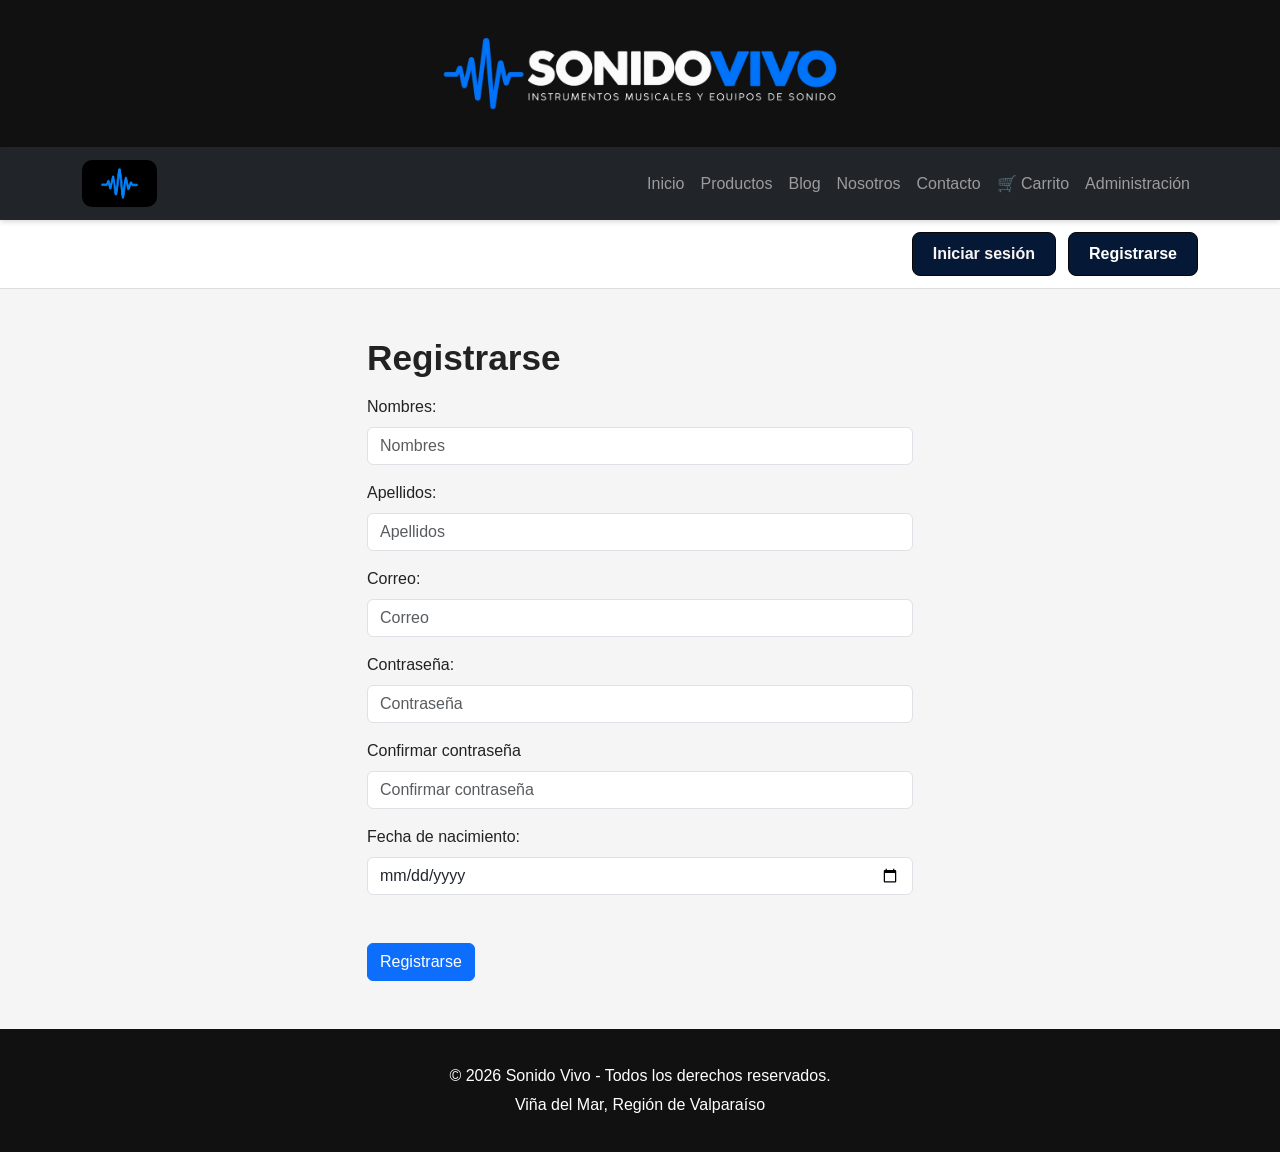
<file: registro.html>
<!DOCTYPE html>
<html lang="en">
<head>
    <meta charset="UTF-8">
    <meta name="viewport" content="width=device-width, initial-scale=1.0">
    <link href="https://cdn.jsdelivr.net/npm/bootstrap@5.3.8/dist/css/bootstrap.min.css" rel="stylesheet" integrity="sha384-sRIl4kxILFvY47J16cr9ZwB07vP4J8+LH7qKQnuqkuIAvNWLzeN8tE5YBujZqJLB" crossorigin="anonymous">
    <link rel="stylesheet" href="css/estilos.css">
    <title>Registro - Sonido Vivo</title>
</head>

<body>
    <header>
        <img src="img/logo_sonido_vivo_recortado.png" alt="logo sonido vivo" class="logo-header">
    </header>


    <!-- NAVBAR -->
    <nav class="navbar navbar-expand-lg navbar-dark bg-dark">

        <div class="container">

            <a class="navbar-brand fw-bold" href="index.html">
                <img src="img/ondaSonido.png" alt="Logo onda de sonido" class="logo-nav">
            </a>

            <!-- Botón menú móvil -->
            <button
                class="navbar-toggler"
                type="button"
                data-bs-toggle="collapse"
                data-bs-target="#menuPrincipal"
                aria-controls="menuPrincipal"
                aria-expanded="false"
                aria-label="Abrir menú">

                <span class="navbar-toggler-icon"></span>

            </button>


            <!-- Menú -->
            <div class="collapse navbar-collapse" id="menuPrincipal">

                <ul class="navbar-nav ms-auto">

                    <li class="nav-item">
                        <a class="nav-link" href="index.html">
                            Inicio
                        </a>
                    </li>

                    <li class="nav-item">
                        <a class="nav-link" href="productos.html">
                            Productos
                        </a>
                    </li>
                    <li class="nav-item">
                        <a class="nav-link" href="blog.html">
                            Blog
                        </a>
                    </li>

                    <li class="nav-item">
                        <a class="nav-link" href="nosotros.html">
                            Nosotros
                        </a>
                    </li>

                    <li class="nav-item">
                        <a class="nav-link" href="contacto.html">
                            Contacto
                        </a>
                    </li>

                    <li class="nav-item">
                        <a class="nav-link" href="carrito.html">
                            🛒 Carrito
                        </a>
                    </li>

                    <li class="nav-item">
                        <a class="nav-link" href="admin-productos.html">
                            Administración
                        </a>
                    </li>

                </ul>

            </div>

        </div>

    </nav>

    <!-- ACCESO DE USUARIOS -->
    <section class="acceso-usuario">
        <div class="container">
            <div class="botones-acceso">
                <a href="login.html" class="boton-login">
                    Iniciar sesión
                </a>

                <a href="registro.html" class="boton-registro">
                    Registrarse
                </a>
            </div>
        </div>
    </section>

    <main>
        <section id="registro" class="container registro">
            <div class="row justify-content-center">
                <div class="col-12 col-md-8 col-lg-6">
                    <h2 class="mt-5">Registrarse </h2>
                        <form class="mt-3" id="formulario-registro" novalidate>
                            <div class="mb-3">
                                <label for="nombres" class="form-label">Nombres: </label>
                                <input class="form-control" type="text" id="nombres" name="nombres" placeholder="Nombres">
                                <p id="error-nombre" class="text-danger"></p>
                            </div>

                            <div class="mb-3">
                                <label for="apellidos" class="form-label">Apellidos: </label>
                                <input class="form-control" type="text" id="apellidos" name="apellidos" placeholder="Apellidos">
                                <p id="error-apellidos" class="text-danger"></p>
                            </div>

                            <div class="mb-3">
                                <label for="correo" class="form-label">Correo: </label>
                                <input class="form-control" type="email" id="correo" name="correo" placeholder="Correo">
                                <p id="error-correo" class="text-danger"></p>
                            </div>

                            <div class="mb-3">
                                <label for="contrasena" class="form-label">Contraseña: </label>
                                <input class="form-control" type="password" id="contrasena" name="contrasena" placeholder="Contraseña">
                                <p id="error-contrasena" class="text-danger"></p>
                            </div>

                            <div class="mb-3">
                                <label for="confirmar-contrasena" class="form-label">Confirmar contraseña</label>
                                <input class="form-control" type="password" id="confirmar-contrasena" name="confirmar-contrasena" placeholder="Confirmar contraseña">
                                <p id="error-confirmar-contrasena" class="text-danger"></p>
                            </div>

                            <div class="mb-3">
                                <label for="fecha-nacimiento" class="form-label">Fecha de nacimiento: </label>
                                <input class="form-control" type="date" id="fecha-nacimiento" name="fecha-nacimiento">
                                <p id="error-fecha-nacimiento" class="text-danger"></p>
                            </div>

                            <div class="text-start my-5">
                                <button type="submit" class="btn btn-primary">
                                    Registrarse
                                </button>
                            </div>
                        </form>
                    </div>
                </div>
            </section>
        </main>

    <footer>
        <div class="container">
            <p>
                &copy; 2026 Sonido Vivo - Todos los derechos reservados.
            </p>
            <p>
                Viña del Mar, Región de Valparaíso
            </p>
        </div>
    </footer>

     <!-- Bootstrap JavaScript -->
    <script
        src="https://cdn.jsdelivr.net/npm/bootstrap@5.3.8/dist/js/bootstrap.bundle.min.js">
    </script>

    <!-- JavaScript propio -->
    <script src="js/productos.js"></script>
    <script src="js/app.js"></script>
    <script src="js/validacion-registro.js"></script>
    

    </body>
</html>
</file>
<file: css/estilos.css>
/* ========================================
   configuracion general
======================================== */

* {
    box-sizing: border-box;
}

body {
    margin: 0;
    font-family: Arial, sans-serif;
    color: #222;
    background-color: #f5f5f5;

    min-height: 100vh;
    display: flex;
    flex-direction: column;
}

main {
    flex: 1;
}


/* ========================================
   header
======================================== */

header {
    background-color: #111;
    color: white;
    text-align: center;
    padding: 35px 20px;
}

header h1 {
    margin: 0;
    font-size: 2.5rem;
}

header p {
    margin: 10px 0 0;
    font-size: 1.1rem;
}

.logo-header {
    width: 400px;
    max-width: 85%;
    height: auto;
    display: block;
    margin: 0 auto;
}

/* ========================================
   barra de navegacion 
   Bootstrap se encarga del responsive
======================================== */

.navbar {
    box-shadow: 0 2px 5px rgba(0, 0, 0, 0.15);
}

.logo-nav {
    width: 75px;
    height: auto;
    border-radius: 10px;
    display: block;
}

/* ========================================
   BOTONES DE ACCESO
======================================== */

.acceso-usuario {
    background-color: white;
    padding: 12px 20px;
    border-bottom: 1px solid #ddd;
}

.botones-acceso {
    display: flex;
    justify-content: flex-end;
    gap: 12px;
    flex-wrap: wrap;
}

.boton-login,
.boton-registro {
    text-decoration: none;
    padding: 9px 20px;
    border-radius: 8px;
    font-weight: bold;
    transition: 0.2s ease;
}

.boton-login {
    color: #faf5f5;
    border: 1px solid #070707;
    background-color: #051937;
}

.boton-login:hover {
    background-color: #f3f4f4;
    color: rgb(16, 15, 15);
}

.boton-registro {
    color: white;
    background-color: #051937;
    border: 1px solid #070707;
}

.boton-registro:hover {
    background-color: #f5f6f9;
    color: rgb(14, 13, 13);
}
/* ========================================
   clase hero
======================================== */

.hero {
    background-color: white;
    text-align: center;
}

.hero h2 {
    font-size: 2.2rem;
    margin-bottom: 15px;
}

.hero p {
    max-width: 750px;
    margin: 0 auto 30px;
    font-size: 1.1rem;
    line-height: 1.6;
}

.hero img {
    width: 100%;
    max-width: 1000px;
    height: auto;
    display: block;
    margin: 0 auto;
    border-radius: 10px;
}


/* ========================================
   productos en portada
======================================== */

.productos-destacados {
    background-color: #f5f6f8;
}


/* Título */

.subtitulo-seccion {
    color: #0d6efd;
    font-weight: bold;
    margin-bottom: 8px;
    letter-spacing: 1px;
}

.productos-destacados h2 {
    font-size: 2.2rem;
    font-weight: bold;
    margin-bottom: 10px;
}

.descripcion-seccion {
    color: #667085;
    font-size: 1.05rem;
    max-width: 700px;
    margin: 0 auto;
    line-height: 1.6;
}

.linea-decorativa {
    width: 55px;
    height: 3px;
    background-color: #0d6efd;
    margin: 20px auto 0;
}

/*  Formulario */

.registro h2 {
    font-size: 2.2rem;
    font-weight: bold;
    margin-bottom: 10px;
}

/* Inicio Sesión*/

.inicio-sesion h2 {
    font-size: 2.2rem;
    font-weight: bold;
    margin-bottom: 10px;
}


/* ========================================
   tarjetas de los productos
======================================== */

.producto-card {
    border: 1px solid #ddd;
    border-radius: 12px;
    overflow: hidden;
    background-color: white;

    transition:
        transform 0.2s ease,
        box-shadow 0.2s ease;
}

.producto-card:hover {
    transform: translateY(-5px);

    box-shadow:
        0 8px 20px rgba(0, 0, 0, 0.12);
}


/* ========================================
   imagenes
======================================== */

.producto-imagen {
    position: relative;
}

.producto-imagen .card-img-top {
    width: 100%;
    height: 270px;
    object-fit: cover;
}

/* ========================================
   ETIQUETAS DE PRODUCTOS
======================================== */

.producto-etiqueta {
    position: absolute;
    top: 15px;
    left: 15px;
    z-index: 2;

    background-color: #0d6efd;
    color: white;

    padding: 7px 14px;
    border-radius: 20px;

    font-size: 0.85rem;
    font-weight: bold;
}

.etiqueta-verde {
    background-color: #198754;
}

.etiqueta-oferta {
    background-color: #dc3545;
}

/* ========================================
   informacion de productos
======================================== */

.producto-card .card-body {
    padding: 22px;
    display: flex;
    flex-direction: column;
}

.producto-card .boton-carrito {
    margin-top: auto;
}

.producto-card .card-title {
    font-size: 1.4rem;
    font-weight: bold;
    margin-bottom: 10px;
}

.producto-card .card-text {
    color: #667085;
    line-height: 1.5;
    min-height: 48px;
}

.precio {
    color: #0d6efd;
    font-size: 1.7rem;
    font-weight: bold;
    margin: 18px 0;
}


.producto-info {
    display: flex;
    justify-content: space-between;
    gap: 10px;
    margin-bottom: 20px;
    color: #667085;
    font-size: 0.85rem;
}


.precio {
    color: #0d6efd;
    font-size: 1.7rem;
    font-weight: bold;
    margin: 18px 0;
}

.precio-original {
    display: block;
    color: #777;
    font-size: 1rem;
    font-weight: normal;
    text-decoration: line-through;
    margin-bottom: 3px;
}

.precio-oferta {
    display: block;
    color: #0d6efd;
    font-size: 1.7rem;
    font-weight: bold;
}


/* ========================================
   botones del carro
======================================== */

.boton-carrito {
    width: 100%;
    padding: 11px;
    font-weight: bold;
    border-radius: 8px;
}

.detalle-producto .boton-carrito {
    width: auto;
}

.detalle-producto h1 {
    font-size: 2.5rem;
    line-height: 1.2;
}

.detalle-producto .boton-carrito,
.detalle-producto .btn-outline-secondary {
    display: inline-flex;
    align-items: center;
    justify-content: center;
}

/* ========================================
   estilos de contacto
======================================== */

.contacto {
    width: 100%;
    overflow-x: hidden;
}

.contacto .container {
    width: 100%;
}

.contacto .row {
    margin-left: 0;
    margin-right: 0;
}

/* ========================================
   NOTIFICACIONES
======================================== */

.notificacion-carrito {
    position: fixed;
    top: 90px;
    right: 25px;
    z-index: 9999;
    background-color: #198754;
    color: white;
    padding: 14px 20px;
    border-radius: 10px;
    box-shadow: 0 5px 15px rgba(0, 0, 0, 0.2);
    font-weight: bold;
    opacity: 0;
    transform: translateY(-15px);
    transition: opacity 0.3s ease, transform 0.3s ease;
}

.notificacion-carrito.mostrar {
    opacity: 1;
    transform: translateY(0);
}

.notificacion-carrito.error {
    background-color: #dc3545;
}

/* ========================================
   footer
======================================== */

footer {
    background-color: #111;
    color: white;

    text-align: center;

    padding: 30px 20px;

    margin-top: 0;
}

footer p {
    margin: 5px 0;
}

/* ========================================
   VALIDACIONES DE FORMULARIOS
======================================== */

.mensaje-validacion {
    display: block;
    margin-top: 5px;
    font-size: 0.9rem;
}

.mensaje-error {
    color: #dc3545;
}

.mensaje-exito {
    color: #198754;
}


/* ========================================
   responsivo pantalla mediana 
======================================== */

@media (max-width: 991.98px) {

    header {
        padding: 30px 15px;
    }

    header h1 {
        font-size: 2rem;
    }

    header p {
        font-size: 1rem;
    }

    .hero {
        padding: 0;
    }

    .hero h2 {
        font-size: 1.8rem;
    }

    .hero p {
        font-size: 1rem;
    }

    .hero img {
        width: 100%;
        max-width: 100%;
        height: auto;
    }

    .productos-destacados h2 {
        font-size: 1.8rem;
    }

    .producto-imagen .card-img-top {
        height: 230px;
    }

    .producto-info {
    flex-direction: column;
    gap: 8px;
}


}


/* ========================================
   esto es reponsivo para celu
======================================== */

@media (max-width: 576px) {

    header h1 {
        font-size: 1.8rem;
    }

    header p {
        font-size: 0.9rem;
    }

    .logo-header {
        width: 310px;
        max-width: 90%;
    }

    .logo-nav {
        width: 65px;
    }

    .botones-acceso {
        gap: 8px;
    }

    .boton-login,
    .boton-registro {
        padding: 8px 15px;
        font-size: 0.9rem;
    }

    .hero h2 {
        font-size: 1.6rem;
    }

    .hero p {
        font-size: 0.95rem;
    }

    .productos-destacados h2 {
        font-size: 1.6rem;
    }

    .descripcion-seccion {
        font-size: 0.95rem;
    }

    .producto-imagen .card-img-top {
        height: 220px;
    }

    .producto-card .card-body {
        padding: 18px;
    }

    .precio {
        font-size: 1.5rem;
    }

    .contacto .container {
        padding-left: 20px;
        padding-right: 20px;
    }

    .contacto .row {
        margin-left: 0;
        margin-right: 0;
    }

    .notificacion-carrito {
        left: 20px;
        right: 20px;
        top: 80px;
        text-align: center;
    }

}
</file>
